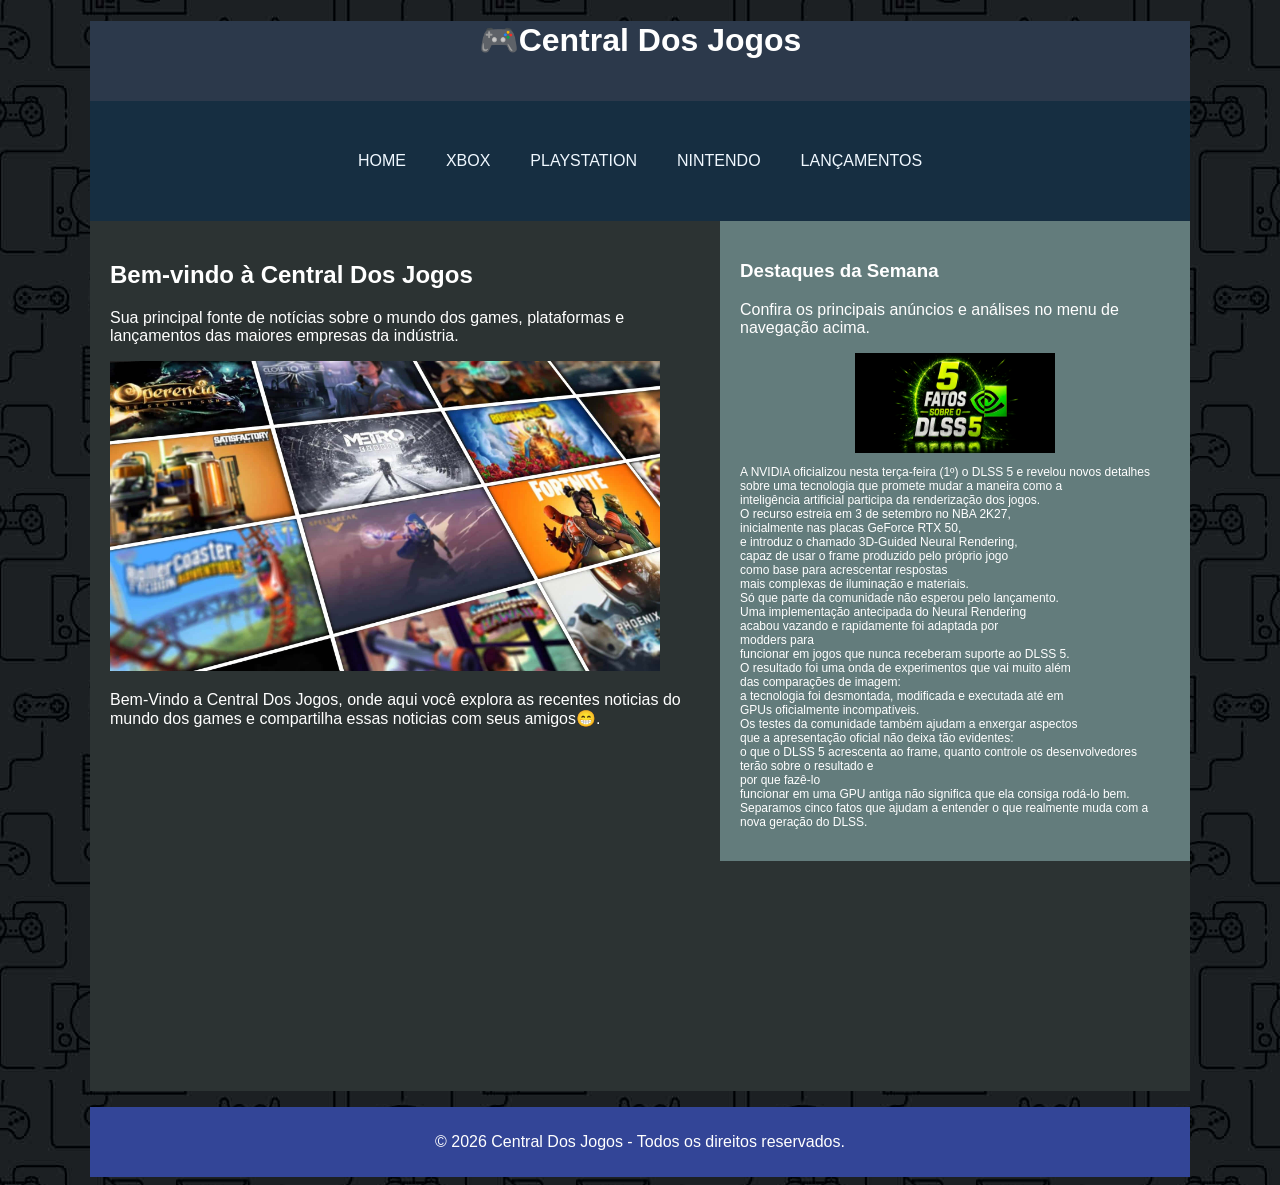
<file: AT1-Paginas-HTML/index.html>
<!DOCTYPE html>
<html lang="pt-BR">
<head>
    <meta charset="UTF-8">
    <meta name="viewport" content="width=device-width, initial-scale=1.0">
    <link rel="stylesheet" href="css/style.css">
    <title>HOME - Central Dos Jogos</title>
</head>
<body>
    <header>
        <h1>🎮Central Dos Jogos</h1>
    </header>
    <nav>
        <ul>
            <li><a href="index.html">HOME</a></li>
            <li><a href="Xbox.html">XBOX</a></li>
            <li><a href="Playstation.html">PLAYSTATION</a></li>
            <li><a href="Nintendo.html">NINTENDO</a></li>
            <li><a href="lançamentos.html">LANÇAMENTOS</a></li>
        </ul>
    </nav>
    <main>
        <section>
            <article>
                <h2>Bem-vindo à Central Dos Jogos</h2>
                <p>Sua principal fonte de notícias sobre o mundo dos games, plataformas e lançamentos das maiores empresas da indústria.</p>
                <img src="image/hom.jpg">
                <p>Bem-Vindo a Central Dos Jogos, onde aqui você explora as recentes noticias do mundo dos games e compartilha essas noticias com seus amigos😁.</p>
            </article>
        </section>
        <aside>
            <h3>Destaques da Semana</h3>
            <p>Confira os principais anúncios e análises no menu de navegação acima.</p>
            <img id="i1" src="image/DLSS5.jpg">
            <p id="i3">A NVIDIA oficializou nesta terça-feira (1º) o DLSS 5 e revelou novos detalhes
                <br>
                 sobre uma tecnologia que promete mudar a maneira como a 
                <br>
                inteligência artificial participa da renderização dos jogos.
                <br> O recurso estreia em 3 de setembro no NBA 2K27, 
                <br>
                inicialmente nas placas GeForce RTX 50, 
                <br>
                e introduz o chamado 3D-Guided Neural Rendering, 
                <br>
                capaz de usar o frame produzido pelo próprio jogo
                <br> 
                como base para acrescentar respostas
                <br>
                 mais complexas de iluminação e materiais.
                <br>
Só que parte da comunidade não esperou pelo lançamento. 
<br>
Uma implementação antecipada do Neural Rendering 
<br>
acabou vazando e rapidamente foi adaptada por 
<br>
modders para
<br> 
funcionar em jogos que nunca receberam suporte ao DLSS 5.
<br>
O resultado foi uma onda de experimentos que vai muito além 
<br>
das comparações de imagem:
<br>
 a tecnologia foi desmontada, modificada e executada até em 
 <br>
 GPUs oficialmente incompatíveis.
<br>
Os testes da comunidade também ajudam a enxergar aspectos
<br> que a apresentação oficial não deixa tão evidentes:
<br>
 o que o DLSS 5 acrescenta ao frame, quanto controle os desenvolvedores 
 <br>
 terão sobre o resultado e 
 <br>por que fazê-lo
 <br>
  funcionar em uma GPU antiga não significa que ela consiga rodá-lo bem. 
  <br>
Separamos cinco fatos que ajudam a entender o que realmente muda com a
<br> 
nova geração do DLSS.</p>
        </aside>
    </main>
    <footer>
        <p>&copy; 2026 Central Dos Jogos - Todos os direitos reservados.</p>
    </footer>
</body>
</html>
</file>
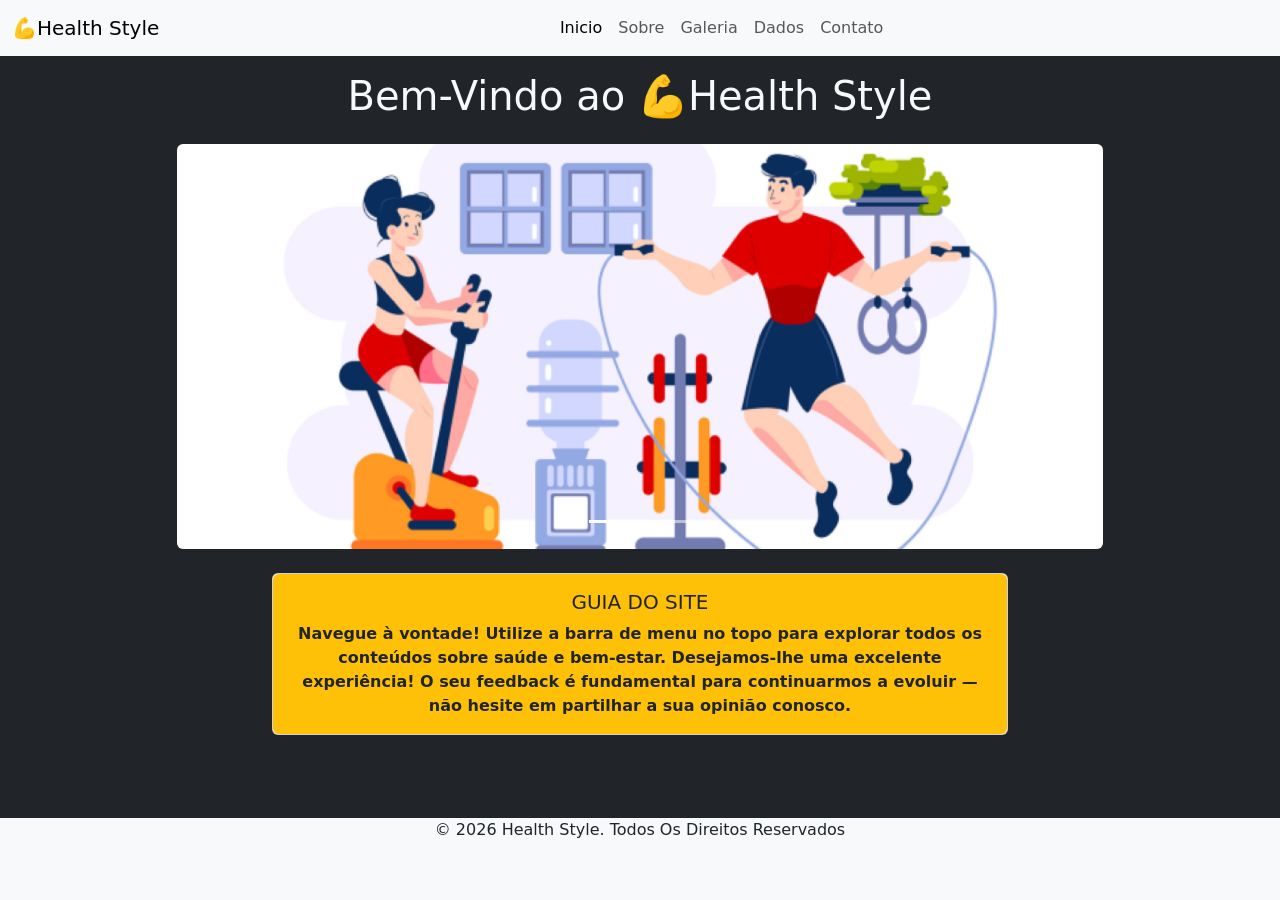
<file: AT4-Site-Multi-Paginas-Bootstrap/index.html>
<!DOCTYPE html>
<html lang="pt-BR">

<head>
  <meta charset="UTF-8">
  <meta name="viewport" content="width=device-width, initial-scale=1.0">
  <title>Health Style</title>
  <link rel="shortcut icon" href="image/icon.jfif" type="image/x-icon">
  <link href="https://cdn.jsdelivr.net/npm/bootstrap@5.2.3/dist/css/bootstrap.min.css" rel="stylesheet"
    integrity="sha384-rbsA2VBKQhggwzxH7pPCaAqO46MgnOM80zW1RWuH61DGLwZJEdK2Kadq2F9CUG65" crossorigin="anonymous">
  <link rel="stylesheet" href="css/style.css">
</head>

<body class="bg-dark d-flex flex-column min-vh-100">

  <nav class="navbar navbar-expand-lg bg-light">
    <div class="container-fluid">
      <a class="navbar-brand" href="index.html">💪Health Style</a>
      <button class="navbar-toggler" type="button" data-bs-toggle="collapse" data-bs-target="#navbarNavAltMarkup"
        aria-controls="navbarNavAltMarkup" aria-expanded="false" aria-label="Toggle navigation">
        <span class="navbar-toggler-icon"></span>
      </button>
      <div class="collapse navbar-collapse justify-content-center" id="navbarNavAltMarkup">
        <div class="navbar-nav">
          <a class="nav-link active" aria-current="page" href="index.html">Inicio</a>
          <a class="nav-link" href="sobre.html">Sobre</a>
          <a class="nav-link" href="galeria.html">Galeria</a>
          <a class="nav-link" href="dados.html">Dados</a>
          <a class="nav-link" href="contato.html">Contato</a>
        </div>
      </div>
    </div>
  </nav>

  <header class="text-light text-center py-3 px-2">
    <h1>Bem-Vindo ao 💪Health Style</h1>
  </header>

  <main class="container flex-grow-1 pb-4">
    <div class="row justify-content-center g-4">

      <div class="col-12 col-lg-10">
        <div id="carouselExampleInterval" class="carousel slide" data-bs-ride="carousel">
          <div class="carousel-indicators">
            <button type="button" data-bs-target="#carouselExampleInterval" data-bs-slide-to="0" class="active"
              aria-current="true" aria-label="Slide 1"></button>
            <button type="button" data-bs-target="#carouselExampleInterval" data-bs-slide-to="1"
              aria-label="Slide 2"></button>
            <button type="button" data-bs-target="#carouselExampleInterval" data-bs-slide-to="2"
              aria-label="Slide 3"></button>
          </div>
          <div class="carousel-inner rounded">
            <div class="carousel-item active" data-bs-interval="3000">
              <img src="image/fit.png" class="d-block w-100 carousel-img" alt="fitness">
            </div>
            <div class="carousel-item" data-bs-interval="3000">
              <img src="image/sono.jpg" class="d-block w-100 carousel-img" alt="Sono">
            </div>
            <div class="carousel-item" data-bs-interval="3000">
              <img src="image/qualidade.jpg" class="d-block w-100 carousel-img" alt="Qualidade de vida">
            </div>
          </div>
          <button class="carousel-control-prev" type="button" data-bs-target="#carouselExampleInterval"
            data-bs-slide="prev">
            <span class="carousel-control-prev-icon" aria-hidden="true"></span>
            <span class="visually-hidden">Anterior</span>
          </button>
          <button class="carousel-control-next" type="button" data-bs-target="#carouselExampleInterval"
            data-bs-slide="next">
            <span class="carousel-control-next-icon" aria-hidden="true"></span>
            <span class="visually-hidden">Próximo</span>
          </button>
        </div>
      </div>

      <div class="col-12 col-md-10 col-lg-8">
        <div class="card">
          <div class="card-body bg-warning rounded">
            <h5 class="card-title text-center">GUIA DO SITE</h5>
            <p class="card-text text-center"><strong>Navegue à vontade! Utilize a barra de menu no topo
                para explorar todos os conteúdos sobre saúde e bem-estar. Desejamos-lhe uma excelente experiência! O seu
                feedback é fundamental para continuarmos a evoluir — não hesite em partilhar a sua opinião
                conosco.</strong></p>
          </div>
        </div>
      </div>

    </div>
  </main>

  <footer class="card-body bg-light w-100">
    <p class="card-text text-center mb-0">&copy; 2026 Health Style. Todos Os Direitos Reservados</p>
  </footer>

  <script src="https://cdn.jsdelivr.net/npm/bootstrap@5.2.3/dist/js/bootstrap.bundle.min.js"
    integrity="sha384-kenU1KFdBIe4zVF0s0G1M5b4hcpxyD9F7jL+jjXkk+Q2h455rYXK/7HAuoJl+0I4"
    crossorigin="anonymous"></script>

</body>

</html>
</file>
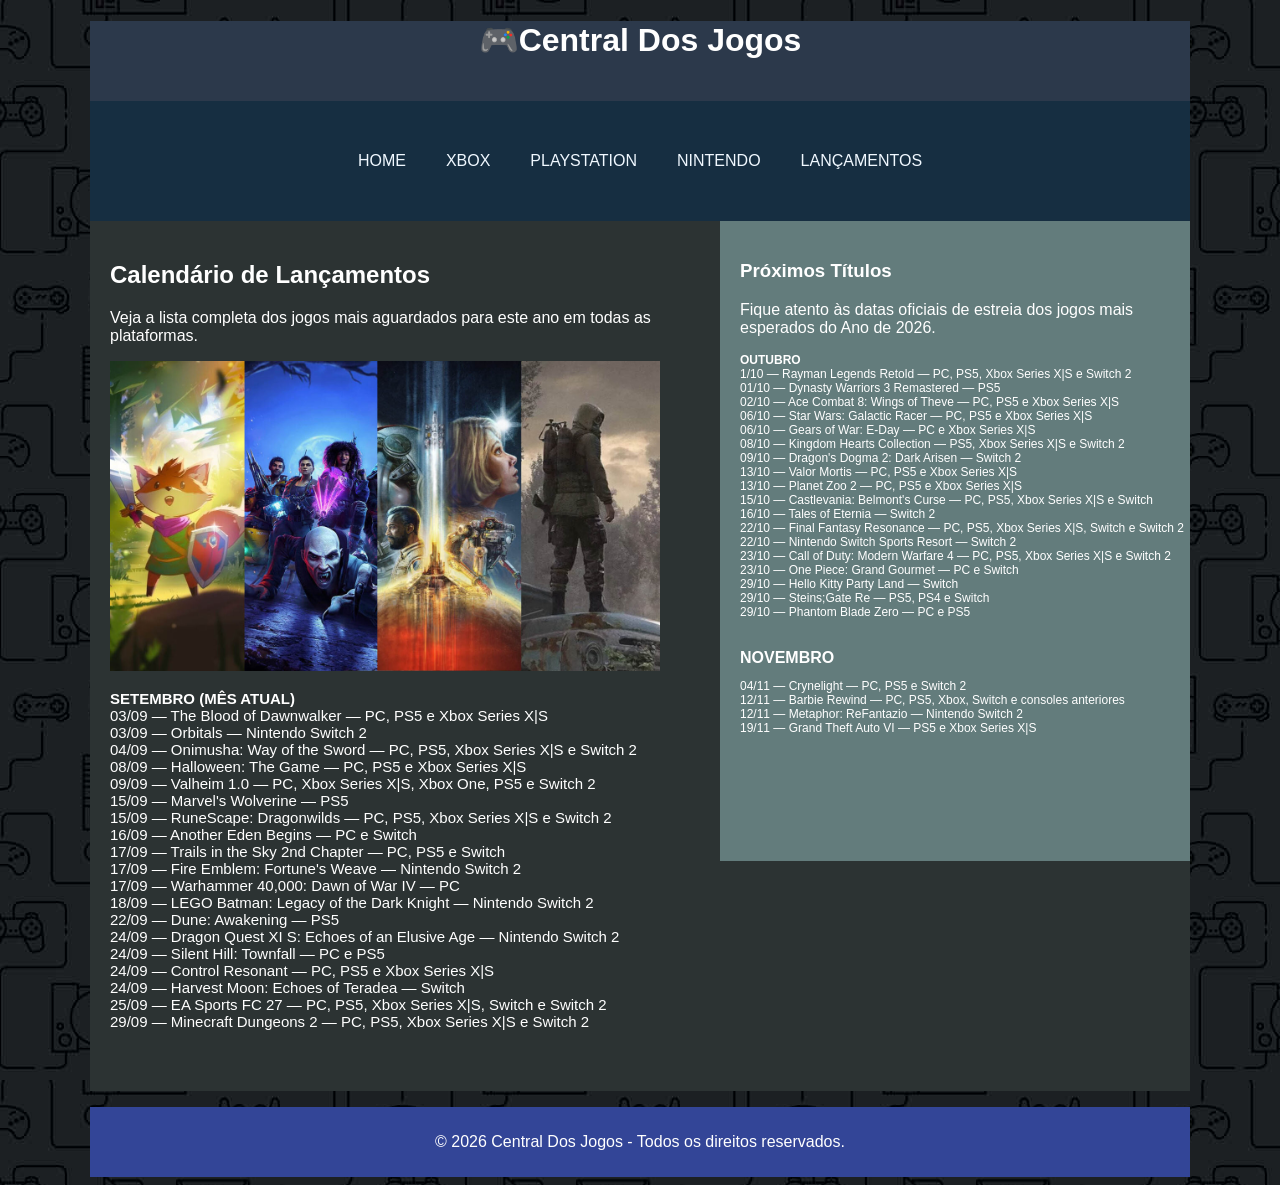
<file: AT1-Paginas-HTML/lançamentos.html>
<!DOCTYPE html>
<html lang="pt-BR">
<head>
    <meta charset="UTF-8">
    <meta name="viewport" content="width=device-width, initial-scale=1.0">
    <link rel="stylesheet" href="css/style.css">
    <title>Lançamentos - Central Dos Jogos</title>
</head>
<body>
    <header>
        <h1>🎮Central Dos Jogos</h1>
    </header>
    <nav>
        <ul>
            <li><a href="index.html">HOME</a></li>
            <li><a href="Xbox.html">XBOX</a></li>
            <li><a href="Playstation.html">PLAYSTATION</a></li>
            <li><a href="Nintendo.html">NINTENDO</a></li>
            <li><a href="lançamentos.html">LANÇAMENTOS</a></li>
        </ul>
    </nav>
    <main>
        <section>
            <article>
                <h2>Calendário de Lançamentos</h2>
                <p>Veja a lista completa dos jogos mais aguardados para este ano em todas as plataformas.</p>
                <img src="image/lanc.jpg" alt="Notícia Lançamentos JPG">
                <p id="i2">
                    <b>SETEMBRO (MÊS ATUAL)</b>
                    <br>
                    03/09 — The Blood of Dawnwalker — PC, PS5 e Xbox Series X|S
                    <br>
03/09 — Orbitals — Nintendo Switch 2
<br>
04/09 — Onimusha: Way of the Sword — PC, PS5, Xbox Series X|S e Switch 2
<br>
08/09 — Halloween: The Game — PC, PS5 e Xbox Series X|S
<br>
09/09 — Valheim 1.0 — PC, Xbox Series X|S, Xbox One, PS5 e Switch 2
<br>
15/09 — Marvel's Wolverine — PS5
<br>
15/09 — RuneScape: Dragonwilds — PC, PS5, Xbox Series X|S e Switch 2
<br>
16/09 — Another Eden Begins — PC e Switch
<br>
17/09 — Trails in the Sky 2nd Chapter — PC, PS5 e Switch
<br>
17/09 — Fire Emblem: Fortune's Weave — Nintendo Switch 2
<br>
17/09 — Warhammer 40,000: Dawn of War IV — PC
<br>
18/09 — LEGO Batman: Legacy of the Dark Knight — Nintendo Switch 2
<br>
22/09 — Dune: Awakening — PS5
<br>
24/09 — Dragon Quest XI S: Echoes of an Elusive Age — Nintendo Switch 2
<br>
24/09 — Silent Hill: Townfall — PC e PS5
<br>
24/09 — Control Resonant — PC, PS5 e Xbox Series X|S
<br>
24/09 — Harvest Moon: Echoes of Teradea — Switch
<br>
25/09 — EA Sports FC 27 — PC, PS5, Xbox Series X|S, Switch e Switch 2
<br>
29/09 — Minecraft Dungeons 2 — PC, PS5, Xbox Series X|S e Switch 2</p>
            </article>
        </section>
        <aside>
            <h3>Próximos Títulos</h3>
            <p>Fique atento às datas oficiais de estreia dos jogos mais esperados do Ano de 2026.</p>
            <p id="i3"> <b>OUTUBRO</b>
                <br>
                1/10 — Rayman Legends Retold — PC, PS5, Xbox Series X|S e Switch 2
                <br>
01/10 — Dynasty Warriors 3 Remastered — PS5
<br>
02/10 — Ace Combat 8: Wings of Theve — PC, PS5 e Xbox Series X|S
<br>
06/10 — Star Wars: Galactic Racer — PC, PS5 e Xbox Series X|S
<br>
06/10 — Gears of War: E-Day — PC e Xbox Series X|S
<br>
08/10 — Kingdom Hearts Collection — PS5, Xbox Series X|S e Switch 2
<br>
09/10 — Dragon's Dogma 2: Dark Arisen — Switch 2
<br>
13/10 — Valor Mortis — PC, PS5 e Xbox Series X|S
<br>
13/10 — Planet Zoo 2 — PC, PS5 e Xbox Series X|S
<br>
15/10 — Castlevania: Belmont's Curse — PC, PS5, Xbox Series X|S e Switch
<br>
16/10 — Tales of Eternia — Switch 2
<br>
22/10 — Final Fantasy Resonance — PC, PS5, Xbox Series X|S, Switch e Switch 2
<br>
22/10 — Nintendo Switch Sports Resort — Switch 2
<br>
23/10 — Call of Duty: Modern Warfare 4 — PC, PS5, Xbox Series X|S e Switch 2
<br>
23/10 — One Piece: Grand Gourmet — PC e Switch
<br>
29/10 — Hello Kitty Party Land — Switch
<br>
29/10 — Steins;Gate Re — PS5, PS4 e Switch
<br>
29/10 — Phantom Blade Zero — PC e PS5</p>
<br>
<b>NOVEMBRO</b>
<p id="i3"> 04/11 — Crynelight — PC, PS5 e Switch 2
    <br>
12/11 — Barbie Rewind — PC, PS5, Xbox, Switch e consoles anteriores
<br>
12/11 — Metaphor: ReFantazio — Nintendo Switch 2
<br>
19/11 — Grand Theft Auto VI — PS5 e Xbox Series X|S</p>
        </aside>
    </main>
    <footer>
        <p>&copy; 2026 Central Dos Jogos - Todos os direitos reservados.</p>
    </footer>
</body>
</html>
</file>
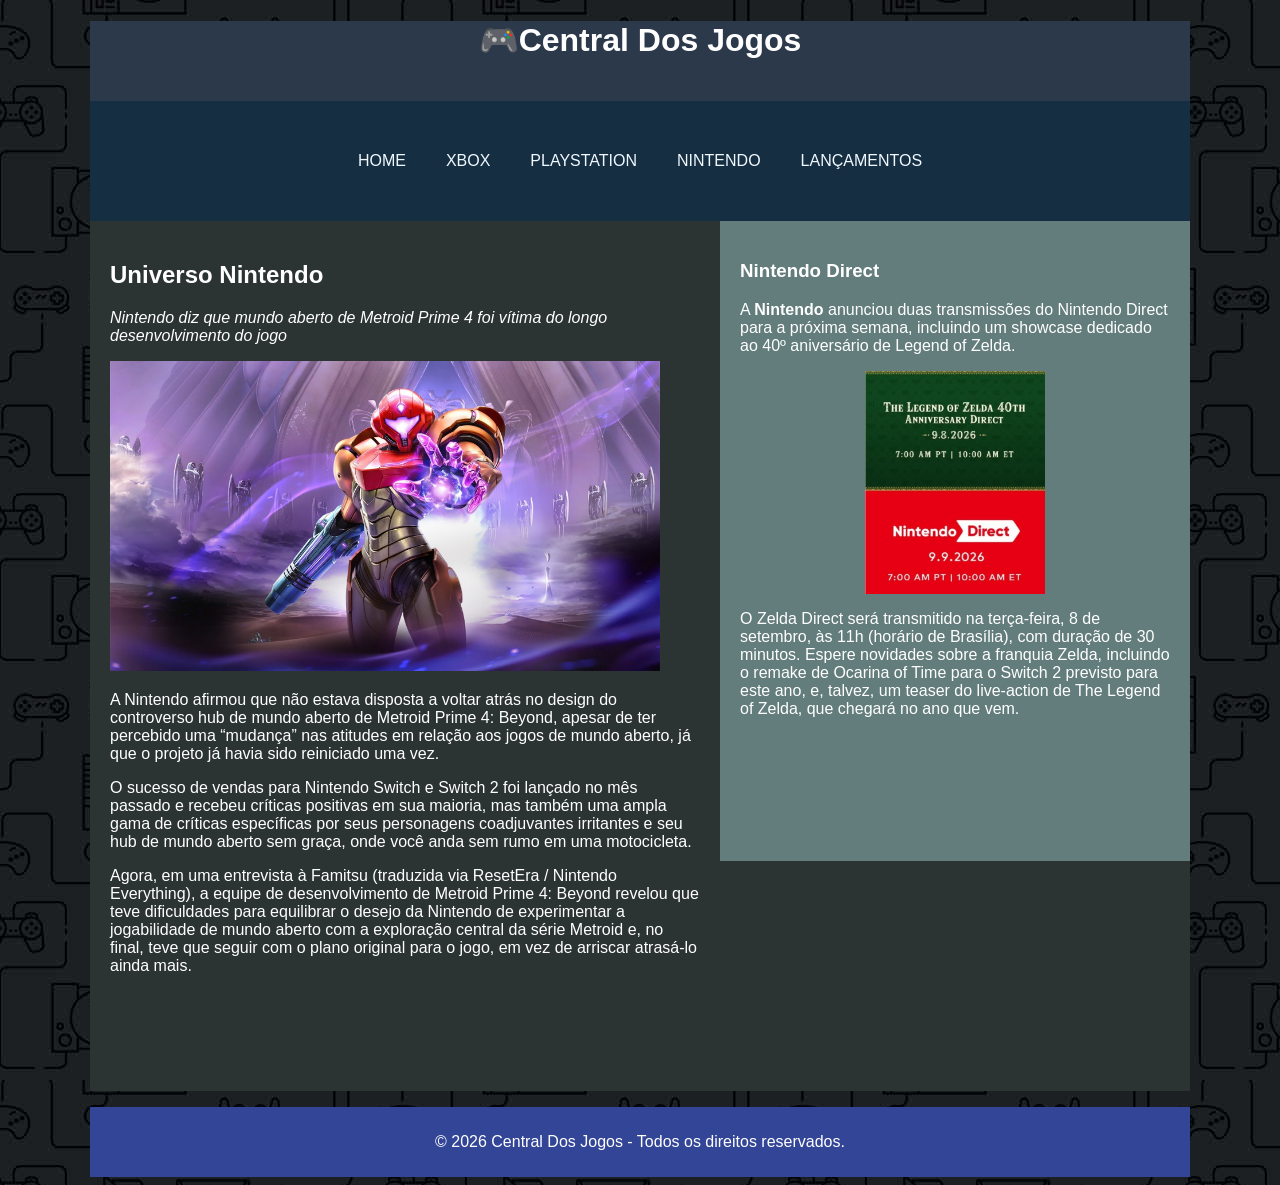
<file: AT1-Paginas-HTML/nintendo.html>
<!DOCTYPE html>
<html lang="pt-BR">
<head>
    <meta charset="UTF-8">
    <meta name="viewport" content="width=device-width, initial-scale=1.0">
    <link rel="stylesheet" href="css/style.css">
    <title>Nintendo - Central Dos Jogos</title>
</head>
<body>
    <header>
        <h1>🎮Central Dos Jogos</h1>
    </header>
    <nav>
        <ul>
            <li><a href="index.html">HOME</a></li>
            <li><a href="Xbox.html">XBOX</a></li>
            <li><a href="Playstation.html">PLAYSTATION</a></li>
            <li><a href="Nintendo.html">NINTENDO</a></li>
            <li><a href="lançamentos.html">LANÇAMENTOS</a></li>
        </ul>
    </nav>
    <main>
        <section>
            <article>
                <h2>Universo Nintendo</h2>
                <p><i>Nintendo diz que mundo aberto de Metroid Prime 4 foi vítima do longo desenvolvimento do jogo</i></p>
                 <img src="image/nin1.jpg" width="300">
                <p>A Nintendo afirmou que não estava disposta a voltar atrás no design do controverso hub de mundo aberto de Metroid Prime 4: Beyond, apesar de ter percebido uma “mudança” nas atitudes em relação aos jogos de mundo aberto, já que o projeto já havia sido reiniciado uma vez.</p>
                <p>O sucesso de vendas para Nintendo Switch e Switch 2 foi lançado no mês passado e recebeu críticas positivas em sua maioria, mas também uma ampla gama de críticas específicas por seus personagens coadjuvantes irritantes e seu hub de mundo aberto sem graça, onde você anda sem rumo em uma motocicleta.</p>
                <p>Agora, em uma entrevista à Famitsu (traduzida via ResetEra / Nintendo Everything), a equipe de desenvolvimento de Metroid Prime 4: Beyond revelou que teve dificuldades para equilibrar o desejo da Nintendo de experimentar a jogabilidade de mundo aberto com a exploração central da série Metroid e, no final, teve que seguir com o plano original para o jogo, em vez de arriscar atrasá-lo ainda mais.</p>
            </article>
        </section>
        <aside>
            <h3>Nintendo Direct</h3>
            <p><p>A <b>Nintendo</b> anunciou duas transmissões do Nintendo Direct para a próxima semana, incluindo um showcase dedicado ao 40º aniversário de Legend of Zelda.</p>
            <img id="i4" src="image/NIN.png">
                <p>O Zelda Direct será transmitido na terça-feira, 8 de setembro, às 11h (horário de Brasília), com duração de 30 minutos. Espere novidades sobre a franquia Zelda, incluindo o remake de Ocarina of Time para o Switch 2 previsto para este ano, e, talvez, um teaser do live-action de The Legend of Zelda, que chegará no ano que vem.</p></p>
        </aside>
    </main>
    <footer>
        <p>&copy; 2026 Central Dos Jogos - Todos os direitos reservados.</p>
    </footer>
</body>
</html>
</file>
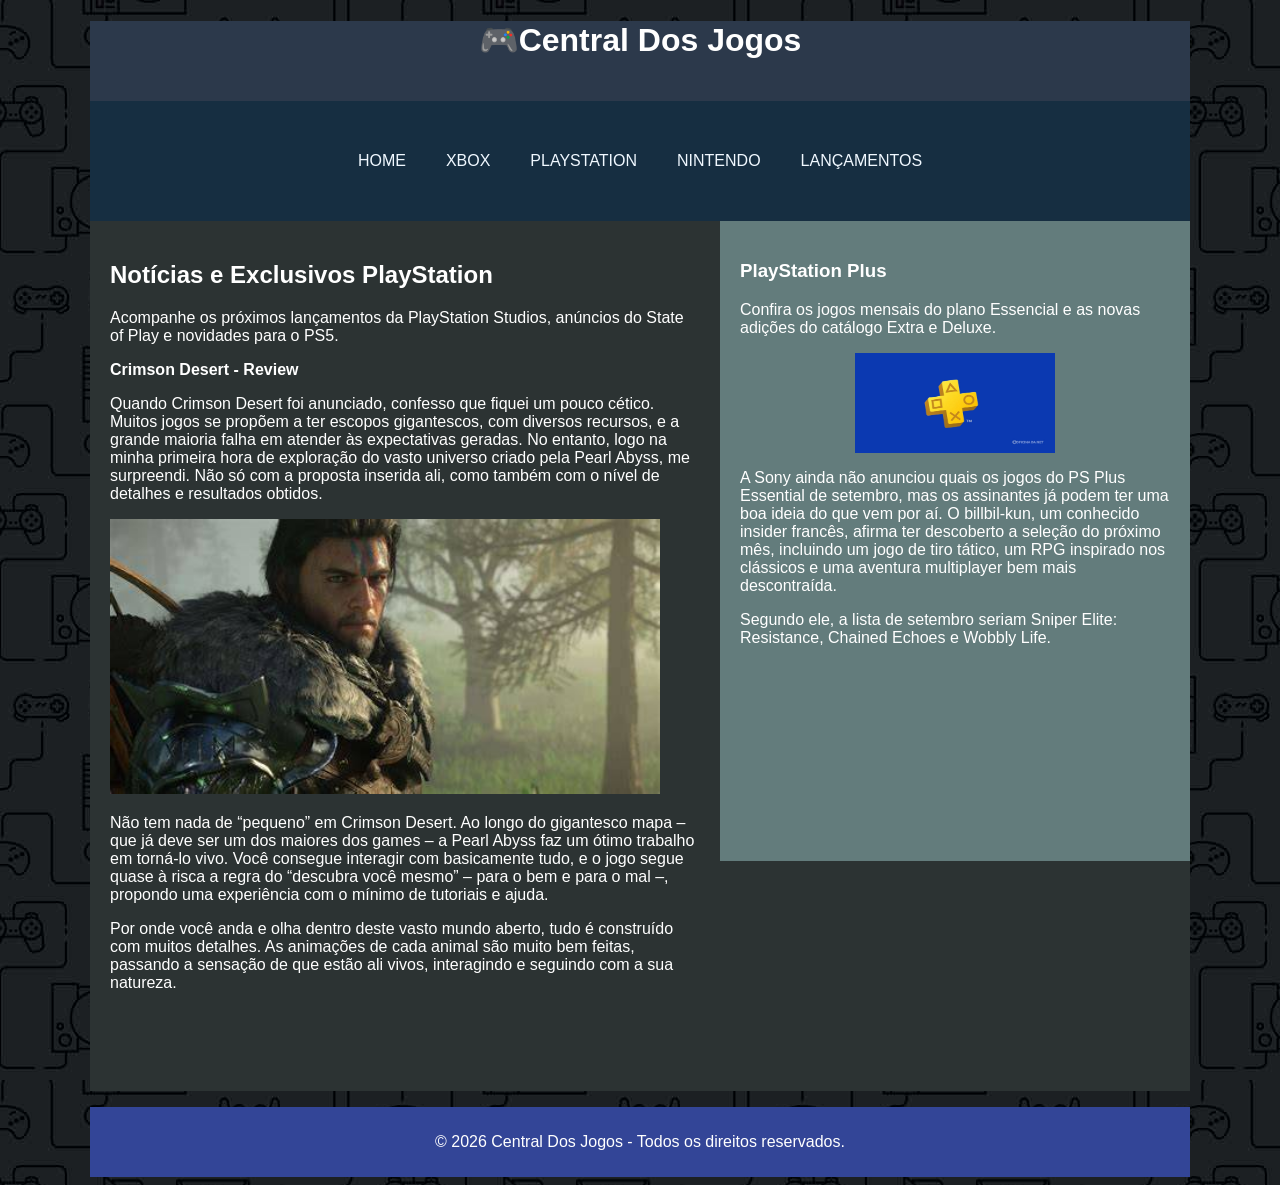
<file: AT1-Paginas-HTML/playstation.html>
<!DOCTYPE html>
<html lang="pt-BR">
<head>
    <meta charset="UTF-8">
    <meta name="viewport" content="width=device-width, initial-scale=1.0">
    <link rel="stylesheet" href="css/style.css">
    <title>PlayStation - Central Dos Jogos</title>
</head>
<body>
    <header>
        <h1>🎮Central Dos Jogos</h1>
    </header>
    <nav>
        <ul>
            <li><a href="index.html">HOME</a></li>
            <li><a href="Xbox.html">XBOX</a></li>
            <li><a href="Playstation.html">PLAYSTATION</a></li>
            <li><a href="Nintendo.html">NINTENDO</a></li>
            <li><a href="lançamentos.html">LANÇAMENTOS</a></li>
        </ul>
    </nav>
    <main>
        <section>
            <article>
                <h2>Notícias e Exclusivos PlayStation</h2>
                <p>Acompanhe os próximos lançamentos da PlayStation Studios, anúncios do State of Play e novidades para o PS5.</p>
                <p><b>Crimson Desert - Review</b></p>
                <p>Quando Crimson Desert foi anunciado, confesso que fiquei um pouco cético. Muitos jogos se propõem a ter escopos gigantescos, com diversos recursos, e a grande maioria falha em atender às expectativas geradas. No entanto, logo na minha primeira hora de exploração do vasto universo criado pela Pearl Abyss, me surpreendi. Não só com a proposta inserida ali, como também com o nível de detalhes e resultados obtidos.</p>
                <img src="image/p1.jfif">
                <p>Não tem nada de “pequeno” em Crimson Desert. Ao longo do gigantesco mapa – que já deve ser um dos maiores dos games – a Pearl Abyss faz um ótimo trabalho em torná-lo vivo. Você consegue interagir com basicamente tudo, e o jogo segue quase à risca a regra do “descubra você mesmo” – para o bem e para o mal –, propondo uma experiência com o mínimo de tutoriais e ajuda.</p>
                <p>Por onde você anda e olha dentro deste vasto mundo aberto, tudo é construído com muitos detalhes. As animações de cada animal são muito bem feitas, passando a sensação de que estão ali vivos, interagindo e seguindo com a sua natureza.</p>
        </section>
        <aside>
            <h3>PlayStation Plus</h3>
            <p>Confira os jogos mensais do plano Essencial e as novas adições do catálogo Extra e Deluxe.</p>
            <img id="i1" src="image/ps1.jpg">
            <p>A Sony ainda não anunciou quais os jogos do PS Plus Essential de setembro, mas os assinantes já podem ter uma boa ideia do que vem por aí. O billbil-kun, um conhecido insider francês, afirma ter descoberto a seleção do próximo mês, incluindo um jogo de tiro tático, um RPG inspirado nos clássicos e uma aventura multiplayer bem mais descontraída.</p>
            <p>Segundo ele, a lista de setembro seriam Sniper Elite: Resistance, Chained Echoes e Wobbly Life.</p>
        </aside>
    </main>
    <footer>
        <p>&copy; 2026 Central Dos Jogos - Todos os direitos reservados.</p>
    </footer>
</body>
</html>
</file>
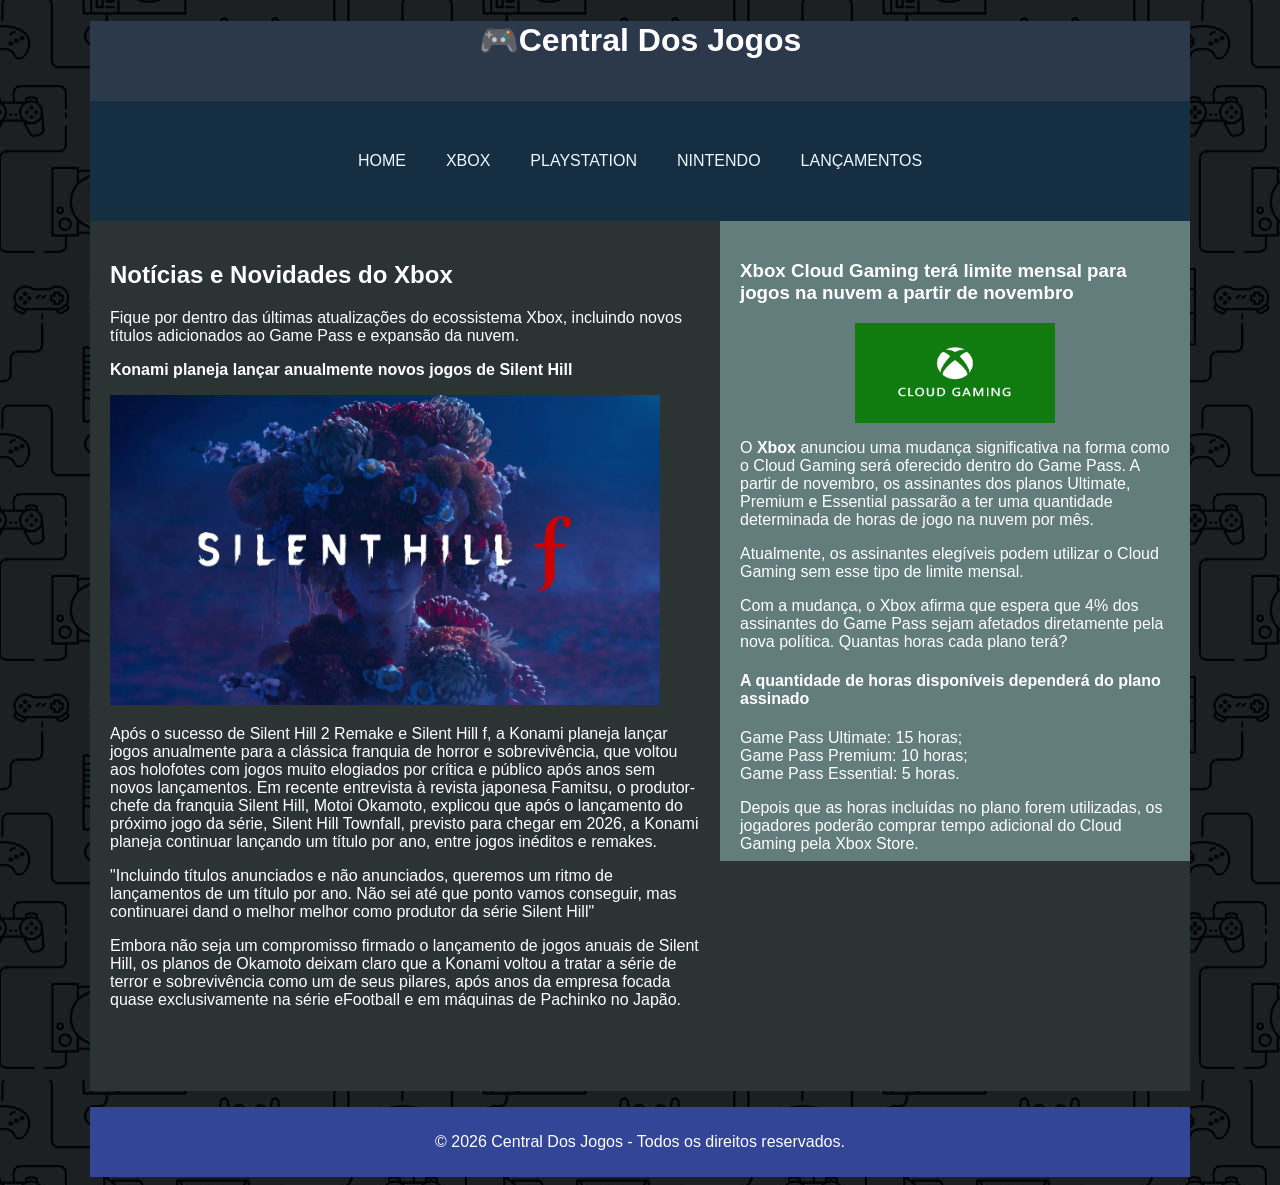
<file: AT1-Paginas-HTML/xbox.html>
<!DOCTYPE html>
<html lang="pt-BR">
<head>
    <meta charset="UTF-8">
    <meta name="viewport" content="width=device-width, initial-scale=1.0">
    <link rel="stylesheet" href="css/style.css">
    <title>Xbox - Central Dos Jogos</title>
</head>
<body>
    <header>
        <h1>🎮Central Dos Jogos</h1>
    </header>
    <nav>
        <ul>
            <li><a href="index.html">HOME</a></li>
            <li><a href="Xbox.html">XBOX</a></li>
            <li><a href="Playstation.html">PLAYSTATION</a></li>
            <li><a href="Nintendo.html">NINTENDO</a></li>
            <li><a href="lançamentos.html">LANÇAMENTOS</a></li>
        </ul>
    </nav>
    <main>
        <section>
            <article>
                <h2>Notícias e Novidades do Xbox</h2>
                <p>Fique por dentro das últimas atualizações do ecossistema Xbox, incluindo novos títulos adicionados ao Game Pass e expansão da nuvem.</p>
                <p><b>Konami planeja lançar anualmente novos jogos de Silent Hill</b></p>
                <img src="image/x1.jpg" alt="">
                <p>Após o sucesso de Silent Hill 2 Remake e Silent Hill f, a Konami planeja lançar jogos anualmente para a clássica franquia de horror e sobrevivência, que voltou aos holofotes com jogos muito elogiados por crítica e público após anos sem novos lançamentos. Em recente entrevista à revista japonesa Famitsu, o produtor-chefe da franquia Silent Hill, Motoi Okamoto, explicou que após o lançamento do próximo jogo da série, Silent Hill Townfall, previsto para chegar em 2026, a Konami planeja continuar lançando um título por ano, entre jogos inéditos e remakes.</p>
                <p>"Incluindo títulos anunciados e não anunciados, queremos um ritmo de lançamentos de um título por ano. Não sei até que ponto vamos conseguir, mas continuarei dand o melhor melhor como produtor da série Silent Hill"</p>
                <p>Embora não seja um compromisso firmado o lançamento de jogos anuais de Silent Hill, os planos de Okamoto deixam claro que a Konami voltou a tratar a série de terror e sobrevivência como um de seus pilares, após anos da empresa focada quase exclusivamente na série eFootball e em máquinas de Pachinko no Japão.</p>
            </article>
        </section>
        <aside>
            <h3>Xbox Cloud Gaming terá limite mensal para jogos na nuvem a partir de novembro</h3>
            <img id="i1" src="image/xb1.png" alt="">
            <p>O <b>Xbox</b> anunciou uma mudança significativa na forma como o Cloud Gaming será oferecido dentro do Game Pass. 
                A partir de novembro, os assinantes dos planos Ultimate, 
                Premium e Essential passarão a ter uma quantidade 
                determinada de horas de jogo na nuvem por mês.
                <br>
<p>Atualmente, os assinantes elegíveis podem utilizar o Cloud Gaming sem esse tipo de limite mensal.</p>
Com a mudança, o Xbox afirma que espera que 4% dos assinantes do Game Pass sejam afetados diretamente pela nova política.
Quantas horas cada plano terá?
<br>
<h4>A quantidade de horas disponíveis dependerá do plano assinado</h4>
Game Pass Ultimate: 15 horas;
<br>
Game Pass Premium: 10 horas;
<br>
Game Pass Essential: 5 horas.
<p>Depois que as horas incluídas no plano forem utilizadas, os jogadores poderão comprar tempo adicional do Cloud Gaming pela Xbox Store.</p>
        </aside>
    </main>
    <footer>
        <p>&copy; 2026 Central Dos Jogos - Todos os direitos reservados.</p>
    </footer>
</body>
</html>
</file>
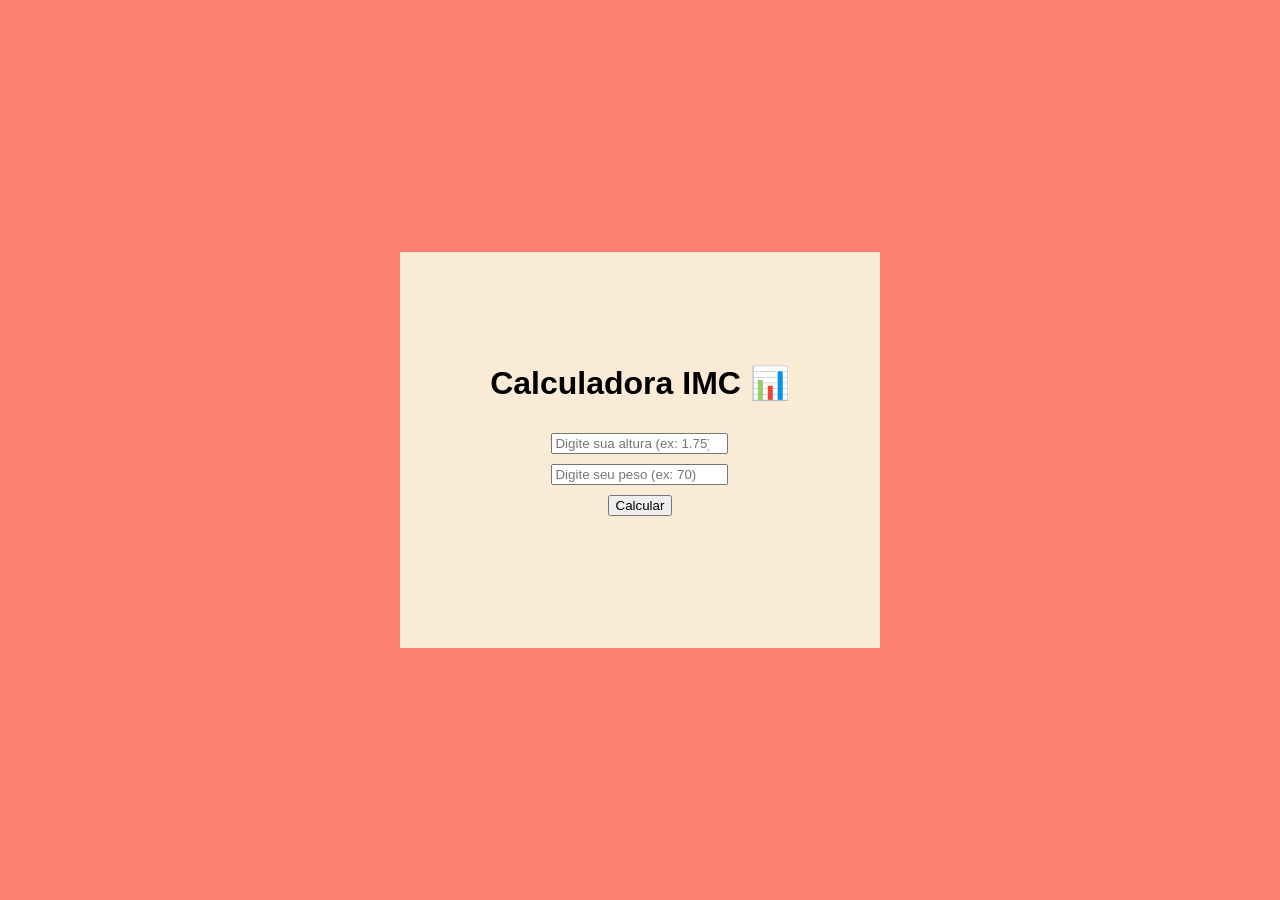
<file: AT3-Calculadora-IMC/atividade3.html>
<!DOCTYPE html>
<html lang="en">

<head>
    <meta charset="UTF-8">
    <meta name="viewport" content="width=device-width, initial-scale=1.0">
    <link rel="stylesheet" href="css/style.css">
    <title>IMC</title>
</head>

<body>
   <div class="container">
        <h1>Calculadora IMC 📊</h1>
        <input type="number" placeholder="Digite sua altura (ex: 1.75)" id="altura" step="0.01">
        <input type="number" placeholder="Digite seu peso (ex: 70)" id="peso" step="0.1">
        <button type="button" onclick="calcular()">Calcular</button>
        <p id="mensagem"></p>
    </div>

    <script>
        function calcular() {
            var peso = Number(document.getElementById("peso").value);
            var altura = Number(document.getElementById("altura").value);

            if (!peso || !altura || peso <= 0 || altura <= 0) {
                document.getElementById("mensagem").innerHTML = "Por favor, preencha todos os campos com valores válidos!";
                return;
            }

            var imc = peso / (altura * altura);
            var texto = "";

            if (imc < 18.5) {
                texto = `IMC: ${imc.toFixed(2)} - Abaixo do peso`;
            } else if (imc < 25.0) {
                texto = `IMC: ${imc.toFixed(2)} - Peso normal`;
            } else if (imc < 30.0) {
                texto = `IMC: ${imc.toFixed(2)} - Sobrepeso`;
            } else if (imc < 35.0) {
                texto = `IMC: ${imc.toFixed(2)} - Obesidade Grau 1`;
            } else if (imc < 40.0) {
                texto = `IMC: ${imc.toFixed(2)} - Obesidade Grau 2`;
            } else {
                texto = `IMC: ${imc.toFixed(2)} - Obesidade Grau 3`;
            }

            document.getElementById("mensagem").innerHTML = texto;
        }
    </script>
</body>

</html>
</file>
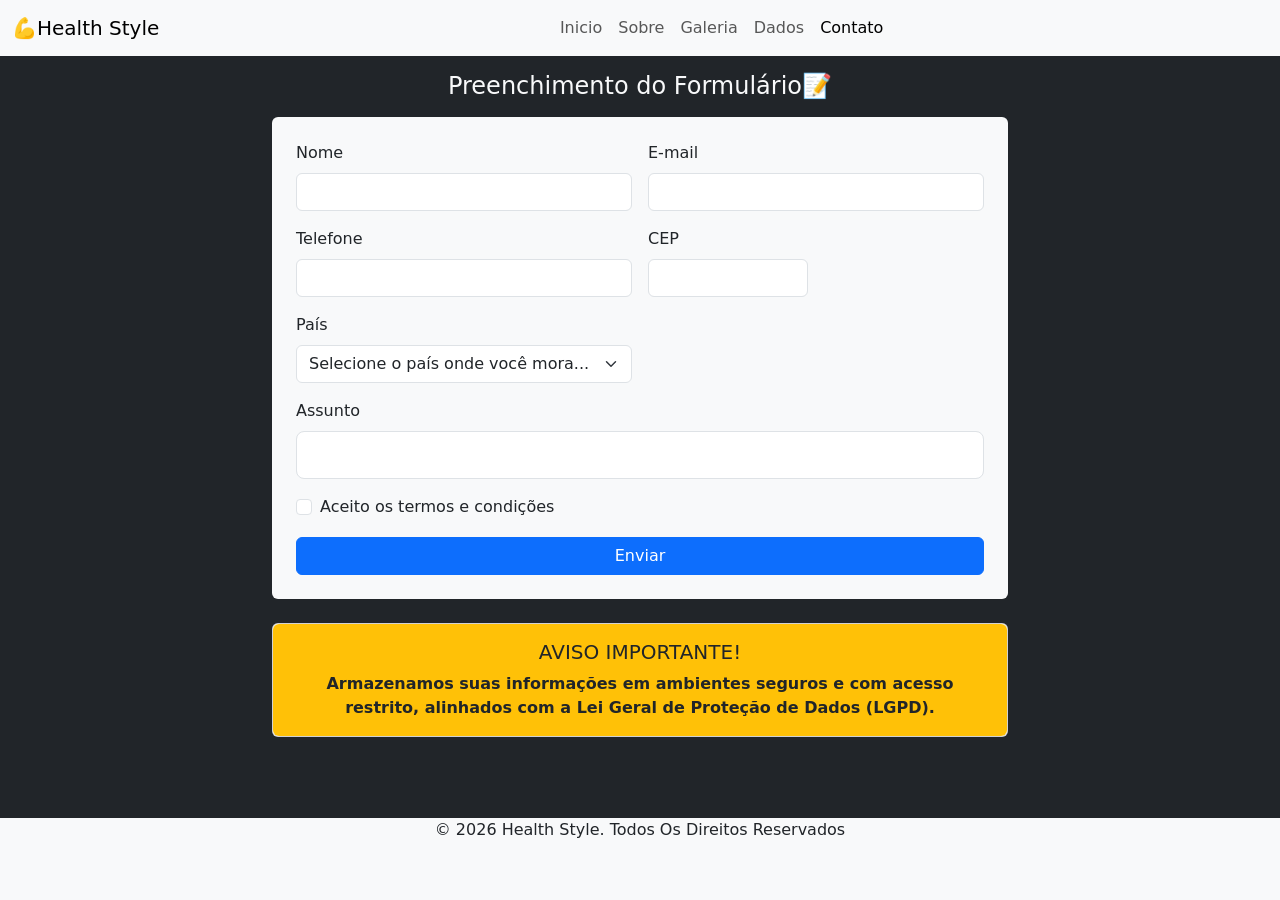
<file: AT4-Site-Multi-Paginas-Bootstrap/contato.html>
<!doctype html>
<html lang="pt-BR">

<head>
  <meta charset="utf-8">
  <meta name="viewport" content="width=device-width, initial-scale=1">
  <link rel="shortcut icon" href="image/icon.jfif" type="image/x-icon">
  <title>Health Style - Contato</title>
  <link href="https://cdn.jsdelivr.net/npm/bootstrap@5.2.3/dist/css/bootstrap.min.css" rel="stylesheet"
    integrity="sha384-rbsA2VBKQhggwzxH7pPCaAqO46MgnOM80zW1RWuH61DGLwZJEdK2Kadq2F9CUG65" crossorigin="anonymous">
  <link rel="stylesheet" href="css/style.css">
</head>

<body class="bg-dark d-flex flex-column min-vh-100">
  <nav class="navbar navbar-expand-lg bg-light">
    <div class="container-fluid">
      <a class="navbar-brand" href="index.html">💪Health Style</a>
      <button class="navbar-toggler" type="button" data-bs-toggle="collapse" data-bs-target="#navbarNavAltMarkup"
        aria-controls="navbarNavAltMarkup" aria-expanded="false" aria-label="Toggle navigation">
        <span class="navbar-toggler-icon"></span>
      </button>
      <div class="collapse navbar-collapse justify-content-center" id="navbarNavAltMarkup">
        <div class="navbar-nav">
          <a class="nav-link" href="index.html">Inicio</a>
          <a class="nav-link" href="sobre.html">Sobre</a>
          <a class="nav-link" href="galeria.html">Galeria</a>
          <a class="nav-link" href="dados.html">Dados</a>
          <a class="nav-link active" aria-current="page" href="contato.html">Contato</a>
        </div>
      </div>
    </div>
  </nav>

  <h4 class="text-center text-light py-3 mb-0">Preenchimento do Formulário📝</h4>

  <main class="container flex-grow-1 pb-4">
    <div class="row justify-content-center">
      <div class="col-12 col-md-10 col-lg-8">
        <div class="bg-light rounded p-3 p-md-4">
          <form class="row g-3">
            <div class="col-12 col-md-6">
              <label for="nome" class="form-label">Nome</label>
              <input type="text" class="form-control" id="nome" required>
            </div>
            <div class="col-12 col-md-6">
              <label for="email" class="form-label">E-mail</label>
              <input type="email" class="form-control" id="email" required>
            </div>
            <div class="col-12 col-md-6">
              <label for="telefone" class="form-label">Telefone</label>
              <input type="tel" class="form-control" id="telefone" required>
            </div>
            <div class="col-6 col-md-3">
              <label for="cep" class="form-label">CEP</label>
              <input type="text" class="form-control" id="cep" required>
            </div>
            <div class="col-12 col-md-6">
              <label for="pais" class="form-label">País</label>
              <select class="form-select" id="pais" required>
                <option selected disabled value="">Selecione o país onde você mora...</option>
                <option>Brasil</option>
                <option>Inglaterra</option>
                <option>Canadá</option>
                <option>Estados Unidos</option>
                <option>França</option>
                <option>Paises Baixos</option>
                <option>Argentina</option>
              </select>
            </div>
            <div class="col-12">
              <label for="assunto" class="form-label">Assunto</label>
              <input type="text" class="form-control form-control-lg" id="assunto" required>
            </div>
            <div class="col-12">
              <div class="form-check">
                <input class="form-check-input" type="checkbox" value="" id="termos" required>
                <label class="form-check-label" for="termos">
                  Aceito os termos e condições
                </label>
              </div>
            </div>
            <div class="col-12">
              <button class="btn btn-primary w-100 w-md-auto" type="submit">Enviar</button>
            </div>
          </form>
        </div>
      </div>
    </div>

    <div class="row justify-content-center mt-4">
      <div class="col-12 col-md-10 col-lg-8">
        <div class="card" id="aviso">
          <div class="card-body bg-warning rounded">
            <h5 class="card-title text-center">AVISO IMPORTANTE!</h5>
            <p class="card-text text-center"><strong>Armazenamos suas informações em ambientes seguros e com acesso
                restrito, alinhados com a Lei Geral de Proteção de Dados (LGPD).</strong></p>
          </div>
        </div>
      </div>
    </div>
  </main>

  <footer class="card-body bg-light w-100" id="foot1">
    <p class="card-text text-center mb-0">&copy; 2026 Health Style. Todos Os Direitos Reservados</p>
  </footer>

  <script src="https://cdn.jsdelivr.net/npm/bootstrap@5.2.3/dist/js/bootstrap.bundle.min.js"
    integrity="sha384-kenU1KFdBIe4zVF0s0G1M5b4hcpxyD9F7jL+jjXkk+Q2h455rYXK/7HAuoJl+0I4"
    crossorigin="anonymous"></script>
</body>

</html>
</file>
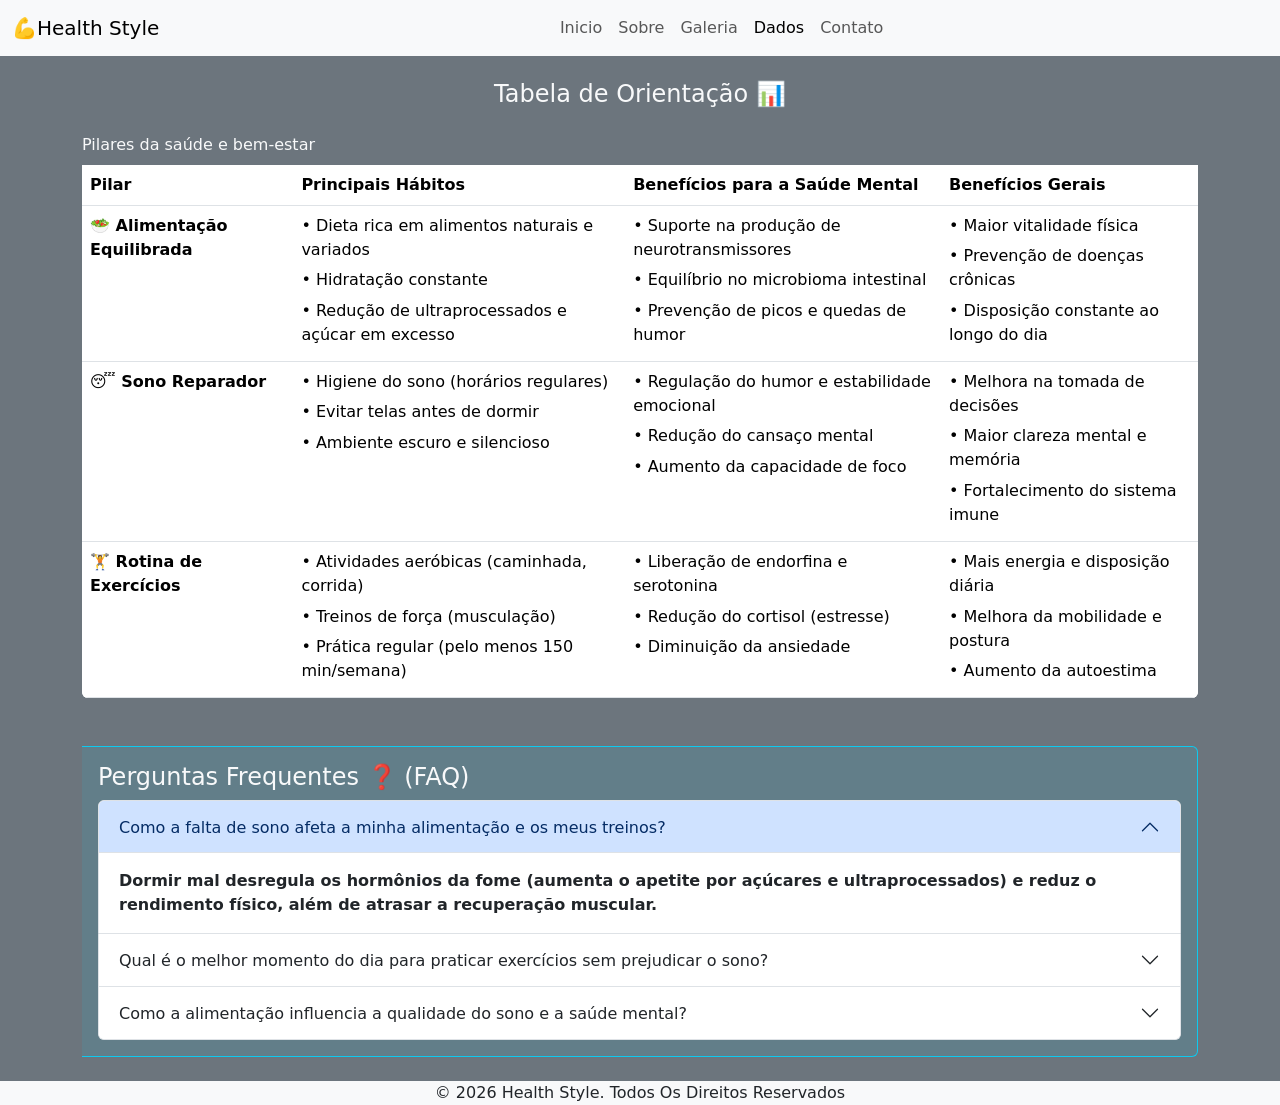
<file: AT4-Site-Multi-Paginas-Bootstrap/dados.html>
<!doctype html>
<html lang="pt-BR">

<head>
  <meta charset="utf-8">
  <meta name="viewport" content="width=device-width, initial-scale=1">
  <title>Health Style - Dados</title>
  <link rel="shortcut icon" href="image/icon.jfif" type="image/x-icon">
  <link href="https://cdn.jsdelivr.net/npm/bootstrap@5.2.3/dist/css/bootstrap.min.css" rel="stylesheet"
    integrity="sha384-rbsA2VBKQhggwzxH7pPCaAqO46MgnOM80zW1RWuH61DGLwZJEdK2Kadq2F9CUG65" crossorigin="anonymous">
  <link rel="stylesheet" href="css/style.css">
</head>

<body class="bg-secondary d-flex flex-column min-vh-100">
  <nav class="navbar navbar-expand-lg bg-light">
    <div class="container-fluid">
      <a class="navbar-brand" href="index.html">💪Health Style</a>
      <button class="navbar-toggler" type="button" data-bs-toggle="collapse" data-bs-target="#navbarNavAltMarkup"
        aria-controls="navbarNavAltMarkup" aria-expanded="false" aria-label="Toggle navigation">
        <span class="navbar-toggler-icon"></span>
      </button>
      <div class="collapse navbar-collapse justify-content-center" id="navbarNavAltMarkup">
        <div class="navbar-nav">
          <a class="nav-link" href="index.html">Inicio</a>
          <a class="nav-link" href="sobre.html">Sobre</a>
          <a class="nav-link" href="galeria.html">Galeria</a>
          <a class="nav-link active" aria-current="page" href="dados.html">Dados</a>
          <a class="nav-link" href="contato.html">Contato</a>
        </div>
      </div>
    </div>
  </nav>

  <main class="container-fluid container-lg flex-grow-1 py-4">
    <h4 class="text-light text-center mb-3">Tabela de Orientação 📊</h4>

    <div class="table-responsive rounded">
      <table class="table caption-top bg-light bg-gradient mb-0" id="table">
        <caption class="text-light">Pilares da saúde e bem-estar</caption>
        <thead>
          <tr>
            <th scope="col">Pilar</th>
            <th scope="col">Principais Hábitos</th>
            <th scope="col">Benefícios para a Saúde Mental</th>
            <th scope="col">Benefícios Gerais</th>
          </tr>
        </thead>
        <tbody>
          <tr>
            <th scope="row">🥗 Alimentação Equilibrada</th>
            <td>
              <p>• Dieta rica em alimentos naturais e variados</p>
              <p>• Hidratação constante</p>
              <p>• Redução de ultraprocessados e açúcar em excesso</p>
            </td>
            <td>
              <p>• Suporte na produção de neurotransmissores</p>
              <p>• Equilíbrio no microbioma intestinal</p>
              <p>• Prevenção de picos e quedas de humor</p>
            </td>
            <td>
              <p>• Maior vitalidade física</p>
              <p>• Prevenção de doenças crônicas</p>
              <p>• Disposição constante ao longo do dia</p>
            </td>
          </tr>
          <tr>
            <th scope="row">😴 Sono Reparador</th>
            <td>
              <p>• Higiene do sono (horários regulares)</p>
              <p>• Evitar telas antes de dormir</p>
              <p>• Ambiente escuro e silencioso</p>
            </td>
            <td>
              <p>• Regulação do humor e estabilidade emocional</p>
              <p>• Redução do cansaço mental</p>
              <p>• Aumento da capacidade de foco</p>
            </td>
            <td>
              <p>• Melhora na tomada de decisões</p>
              <p>• Maior clareza mental e memória</p>
              <p>• Fortalecimento do sistema imune</p>
            </td>
          </tr>
          <tr>
            <th scope="row">🏋️ Rotina de Exercícios</th>
            <td>
              <p>• Atividades aeróbicas (caminhada, corrida)</p>
              <p>• Treinos de força (musculação)</p>
              <p>• Prática regular (pelo menos 150 min/semana)</p>
            </td>
            <td>
              <p>• Liberação de endorfina e serotonina</p>
              <p>• Redução do cortisol (estresse)</p>
              <p>• Diminuição da ansiedade</p>
            </td>
            <td>
              <p>• Mais energia e disposição diária</p>
              <p>• Melhora da mobilidade e postura</p>
              <p>• Aumento da autoestima</p>
            </td>
          </tr>
        </tbody>
      </table>
    </div>

    <div class="p-3 mt-5 bg-info bg-opacity-10 border border-info border-start-0 rounded-end">
      <h4 id="pergunta" class="text-light">Perguntas Frequentes ❓ (FAQ)</h4>
      <div class="accordion" id="accordionExample">
        <div class="accordion-item">
          <h2 class="accordion-header" id="headingOne">
            <button class="accordion-button" type="button" data-bs-toggle="collapse" data-bs-target="#collapseOne"
              aria-expanded="true" aria-controls="collapseOne">
              Como a falta de sono afeta a minha alimentação e os meus treinos?
            </button>
          </h2>
          <div id="collapseOne" class="accordion-collapse collapse show" aria-labelledby="headingOne"
            data-bs-parent="#accordionExample">
            <div class="accordion-body">
              <strong>Dormir mal desregula os hormônios da fome (aumenta o apetite por açúcares e ultraprocessados) e
                reduz o rendimento físico, além de atrasar a recuperação muscular.</strong>
            </div>
          </div>
        </div>
        <div class="accordion-item">
          <h2 class="accordion-header" id="headingTwo">
            <button class="accordion-button collapsed" type="button" data-bs-toggle="collapse"
              data-bs-target="#collapseTwo" aria-expanded="false" aria-controls="collapseTwo">
              Qual é o melhor momento do dia para praticar exercícios sem prejudicar o sono?
            </button>
          </h2>
          <div id="collapseTwo" class="accordion-collapse collapse" aria-labelledby="headingTwo"
            data-bs-parent="#accordionExample">
            <div class="accordion-body">
              <strong>Atividades moderadas a intensas são ideais pela manhã ou à tarde. Evite treinos muito pesados até
                2 horas antes de deitar, pois a elevação da adrenalina e da temperatura corporal pode dificultar o
                adormecer.</strong>
            </div>
          </div>
        </div>
        <div class="accordion-item">
          <h2 class="accordion-header" id="headingThree">
            <button class="accordion-button collapsed" type="button" data-bs-toggle="collapse"
              data-bs-target="#collapseThree" aria-expanded="false" aria-controls="collapseThree">
              Como a alimentação influencia a qualidade do sono e a saúde mental?
            </button>
          </h2>
          <div id="collapseThree" class="accordion-collapse collapse" aria-labelledby="headingThree"
            data-bs-parent="#accordionExample">
            <div class="accordion-body">
              <strong>Refeições muito pesadas ou ricas em açúcares à noite atrapalham a digestão e o sono profundo. Como
                a maior parte da serotonina é produzida no intestino, comer bem melhora a qualidade do descanso e a
                regulação do humor.</strong>
            </div>
          </div>
        </div>
      </div>
    </div>
  </main>

  <footer class="card-body bg-light w-100" id="foot1">
    <p class="card-text text-center mb-0">&copy; 2026 Health Style. Todos Os Direitos Reservados</p>
  </footer>

  <script src="https://cdn.jsdelivr.net/npm/bootstrap@5.2.3/dist/js/bootstrap.bundle.min.js"
    integrity="sha384-kenU1KFdBIe4zVF0s0G1M5b4hcpxyD9F7jL+jjXkk+Q2h455rYXK/7HAuoJl+0I4"
    crossorigin="anonymous"></script>
</body>

</html>
</file>
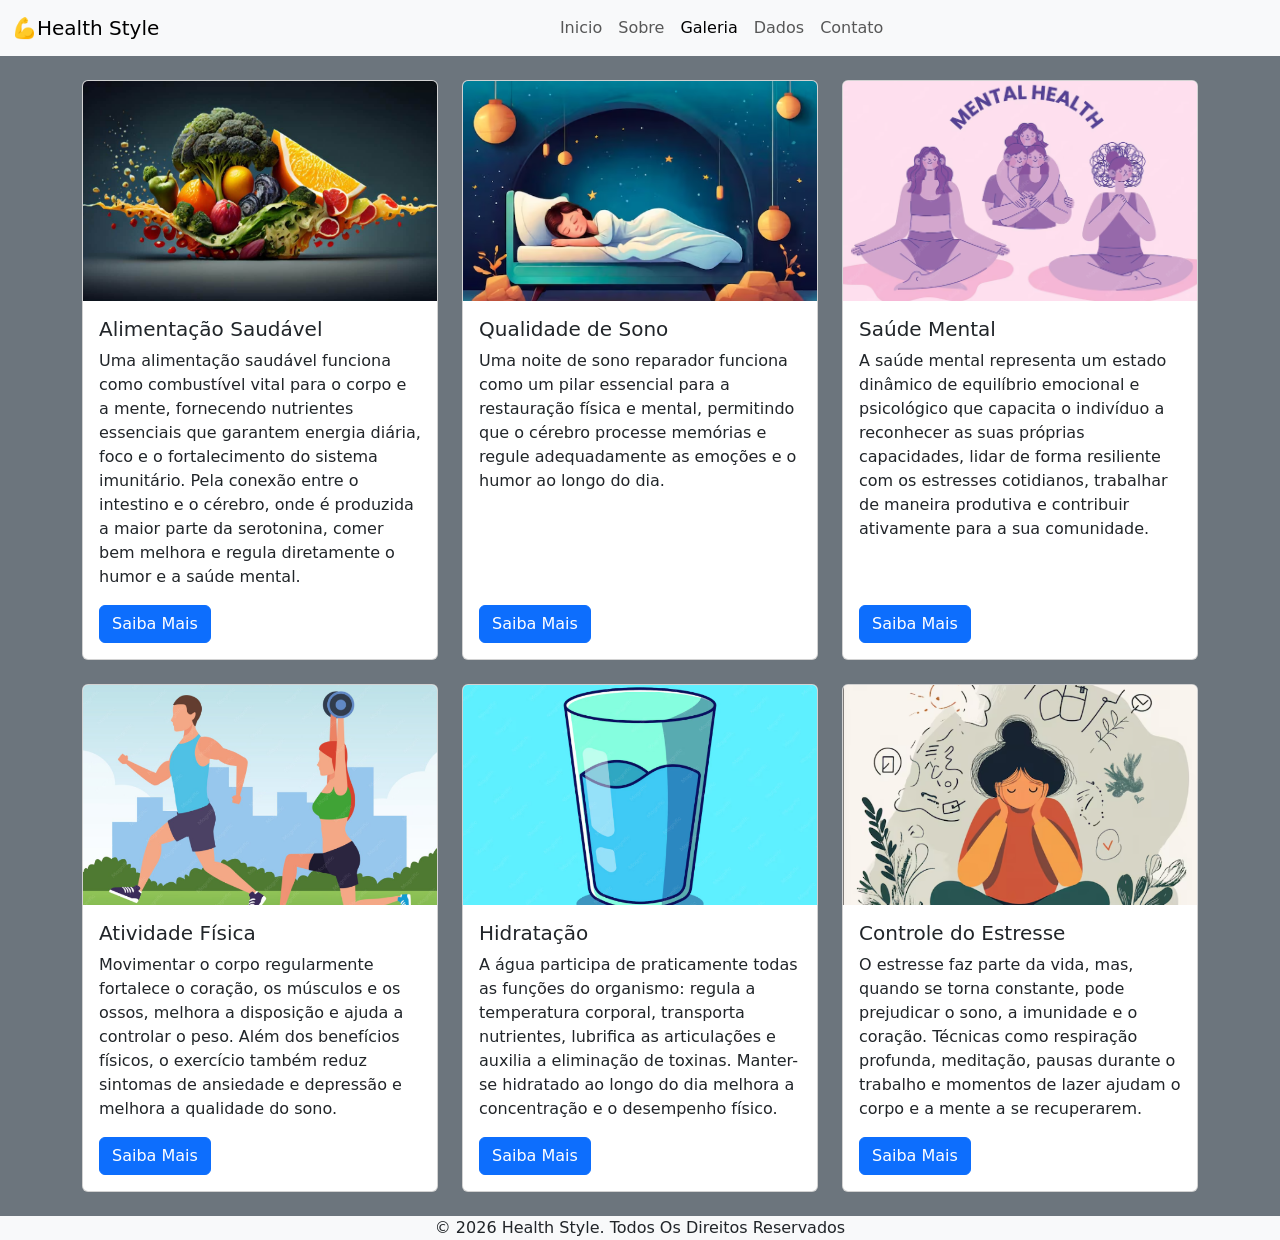
<file: AT4-Site-Multi-Paginas-Bootstrap/galeria.html>
<!doctype html>
<html lang="pt-BR">

<head>
  <meta charset="utf-8">
  <meta name="viewport" content="width=device-width, initial-scale=1">
  <title>Health Style - Galeria</title>
  <link rel="shortcut icon" href="image/icon.jfif" type="image/x-icon">
  <link href="https://cdn.jsdelivr.net/npm/bootstrap@5.2.3/dist/css/bootstrap.min.css" rel="stylesheet"
    integrity="sha384-rbsA2VBKQhggwzxH7pPCaAqO46MgnOM80zW1RWuH61DGLwZJEdK2Kadq2F9CUG65" crossorigin="anonymous">
  <link rel="stylesheet" href="css/style.css">
</head>

<body class="bg-secondary d-flex flex-column min-vh-100">
  <nav class="navbar navbar-expand-lg bg-light">
    <div class="container-fluid">
      <a class="navbar-brand" href="index.html">💪Health Style</a>
      <button class="navbar-toggler" type="button" data-bs-toggle="collapse" data-bs-target="#navbarNavAltMarkup"
        aria-controls="navbarNavAltMarkup" aria-expanded="false" aria-label="Toggle navigation">
        <span class="navbar-toggler-icon"></span>
      </button>
      <div class="collapse navbar-collapse justify-content-center" id="navbarNavAltMarkup">
        <div class="navbar-nav">
          <a class="nav-link" href="index.html">Inicio</a>
          <a class="nav-link" href="sobre.html">Sobre</a>
          <a class="nav-link active" aria-current="page" href="galeria.html">Galeria</a>
          <a class="nav-link" href="dados.html">Dados</a>
          <a class="nav-link" href="contato.html">Contato</a>
        </div>
      </div>
    </div>
  </nav>

  <main class="container flex-grow-1 py-4">

    <div class="row row-cols-1 row-cols-sm-2 row-cols-lg-3 g-4">

      <!-- Card 1: Alimentação -->
      <div class="col">
        <div class="card h-100">
          <img src="image/frutas.jpeg" class="card-img-top gallery-img" alt="Frutas">
          <div class="card-body d-flex flex-column">
            <h5 class="card-title">Alimentação Saudável</h5>
            <p class="card-text">Uma alimentação saudável funciona como combustível vital para o corpo e a
              mente, fornecendo nutrientes essenciais que garantem energia diária, foco e o
              fortalecimento do sistema imunitário. Pela conexão entre o intestino e o cérebro, onde é
              produzida a maior parte da serotonina, comer bem melhora e regula diretamente o humor e a
              saúde mental.</p>
            <button type="button" class="btn btn-primary mt-auto align-self-start" data-bs-toggle="modal"
              data-bs-target="#modalAlimentacao">Saiba Mais</button>
          </div>
        </div>
      </div>

      <!-- Card 2: Sono -->
      <div class="col">
        <div class="card h-100">
          <img src="image/sono1.png" class="card-img-top gallery-img" alt="Qualidade de sono">
          <div class="card-body d-flex flex-column">
            <h5 class="card-title">Qualidade de Sono</h5>
            <p class="card-text">Uma noite de sono reparador funciona como um pilar essencial para a
              restauração física e mental, permitindo que o cérebro processe memórias e regule
              adequadamente as emoções e o humor ao longo do dia.</p>
            <button type="button" class="btn btn-primary mt-auto align-self-start" data-bs-toggle="modal"
              data-bs-target="#modalSono">Saiba Mais</button>
          </div>
        </div>
      </div>

      <!-- Card 3: Saúde Mental -->
      <div class="col">
        <div class="card h-100">
          <img src="image/mental.png" class="card-img-top gallery-img" alt="Saúde Mental" id="mental">
          <div class="card-body d-flex flex-column">
            <h5 class="card-title">Saúde Mental</h5>
            <p class="card-text">A saúde mental representa um estado dinâmico de equilíbrio emocional e
              psicológico que capacita o indivíduo a reconhecer as suas próprias capacidades, lidar de
              forma resiliente com os estresses cotidianos, trabalhar de maneira produtiva e contribuir
              ativamente para a sua comunidade.</p>
            <button type="button" class="btn btn-primary mt-auto align-self-start" data-bs-toggle="modal"
              data-bs-target="#modalMental">Saiba Mais</button>
          </div>
        </div>
      </div>

      <!-- Card 4: Atividade Física -->
      <div class="col">
        <div class="card h-100">
          <img src="image/treino.png" class="card-img-top gallery-img" alt="Pessoas praticando atividade física">
          <div class="card-body d-flex flex-column">
            <h5 class="card-title">Atividade Física</h5>
            <p class="card-text">Movimentar o corpo regularmente fortalece o coração, os músculos e os
              ossos, melhora a disposição e ajuda a controlar o peso. Além dos benefícios físicos, o
              exercício também reduz sintomas de ansiedade e depressão e melhora a qualidade do sono.</p>
            <button type="button" class="btn btn-primary mt-auto align-self-start" data-bs-toggle="modal"
              data-bs-target="#modalExercicio">Saiba Mais</button>
          </div>
        </div>
      </div>

      <!-- Card 5: Hidratação -->
      <div class="col">
        <div class="card h-100">
          <img src="image/copo.png" class="card-img-top gallery-img" alt="Copo com água">
          <div class="card-body d-flex flex-column">
            <h5 class="card-title">Hidratação</h5>
            <p class="card-text">A água participa de praticamente todas as funções do organismo: regula a
              temperatura corporal, transporta nutrientes, lubrifica as articulações e auxilia a
              eliminação de toxinas. Manter-se hidratado ao longo do dia melhora a concentração e o
              desempenho físico.</p>
            <button type="button" class="btn btn-primary mt-auto align-self-start" data-bs-toggle="modal"
              data-bs-target="#modalHidratacao">Saiba Mais</button>
          </div>
        </div>
      </div>

      <!-- Card 6: Estresse -->
      <div class="col">
        <div class="card h-100">
          <img src="image/estresse.png" class="card-img-top gallery-img" alt="Pessoa meditando">
          <div class="card-body d-flex flex-column">
            <h5 class="card-title">Controle do Estresse</h5>
            <p class="card-text">O estresse faz parte da vida, mas, quando se torna constante, pode
              prejudicar o sono, a imunidade e o coração. Técnicas como respiração profunda, meditação,
              pausas durante o trabalho e momentos de lazer ajudam o corpo e a mente a se recuperarem.</p>
            <button type="button" class="btn btn-primary mt-auto align-self-start" data-bs-toggle="modal"
              data-bs-target="#modalEstresse">Saiba Mais</button>
          </div>
        </div>
      </div>

    </div>
  </main>

  <!-- Modal 1: Alimentação -->
  <div class="modal fade" id="modalAlimentacao" tabindex="-1" aria-labelledby="modalAlimentacaoLabel"
    aria-hidden="true">
    <div class="modal-dialog modal-dialog-centered modal-dialog-scrollable">
      <div class="modal-content">
        <div class="modal-header">
          <h1 class="modal-title fs-5" id="modalAlimentacaoLabel">Alimentação Saudável</h1>
          <button type="button" class="btn-close" data-bs-dismiss="modal" aria-label="Fechar"></button>
        </div>
        <div class="modal-body">
          <p>Cerca de 90% da serotonina do corpo — o neurotransmissor essencial para a regulação do humor e
            do bem-estar — é produzida no trato gastrointestinal, o que torna a saúde da microbiota
            intestinal e a qualidade dos alimentos ingeridos fundamentais para o nosso equilíbrio
            emocional.</p>
        </div>
        <div class="modal-footer">
          <button type="button" class="btn btn-secondary" data-bs-dismiss="modal">Fechar</button>
        </div>
      </div>
    </div>
  </div>

  <!-- Modal 2: Sono -->
  <div class="modal fade" id="modalSono" tabindex="-1" aria-labelledby="modalSonoLabel" aria-hidden="true">
    <div class="modal-dialog modal-dialog-centered modal-dialog-scrollable">
      <div class="modal-content">
        <div class="modal-header">
          <h1 class="modal-title fs-5" id="modalSonoLabel">Qualidade de Sono</h1>
          <button type="button" class="btn-close" data-bs-dismiss="modal" aria-label="Fechar"></button>
        </div>
        <div class="modal-body">
          <p>Durante o sono profundo, o cérebro ativa um sistema de drenagem exclusivo chamado sistema
            glinfático, que funciona como uma verdadeira "faxina noturna" para eliminar resíduos tóxicos e
            metabólitos acumulados ao longo de todo o dia de atividade cerebral.</p>
        </div>
        <div class="modal-footer">
          <button type="button" class="btn btn-secondary" data-bs-dismiss="modal">Fechar</button>
        </div>
      </div>
    </div>
  </div>

  <!-- Modal 3: Saúde Mental -->
  <div class="modal fade" id="modalMental" data-bs-backdrop="static" data-bs-keyboard="false" tabindex="-1"
    aria-labelledby="modalMentalLabel" aria-hidden="true">
    <div class="modal-dialog modal-dialog-centered modal-dialog-scrollable">
      <div class="modal-content">
        <div class="modal-header">
          <h1 class="modal-title fs-5" id="modalMentalLabel">Saúde Mental</h1>
          <button type="button" class="btn-close" data-bs-dismiss="modal" aria-label="Fechar"></button>
        </div>
        <div class="modal-body">
          <p>O cérebro humano consome cerca de 20% de toda a energia e oxigênio do corpo, apesar de
            representar apenas 2% da nossa massa corporal, sendo que a sua saúde e resiliência emocional
            dependem diretamente de como essa enorme demanda energética é suprida e regulada no dia a dia.
          </p>
        </div>
        <div class="modal-footer">
          <button type="button" class="btn btn-secondary" data-bs-dismiss="modal">Fechar</button>
        </div>
      </div>
    </div>
  </div>

  <!-- Modal 4: Atividade Física -->
  <div class="modal fade" id="modalExercicio" tabindex="-1" aria-labelledby="modalExercicioLabel"
    aria-hidden="true">
    <div class="modal-dialog modal-dialog-centered modal-dialog-scrollable">
      <div class="modal-content">
        <div class="modal-header">
          <h1 class="modal-title fs-5" id="modalExercicioLabel">Atividade Física</h1>
          <button type="button" class="btn-close" data-bs-dismiss="modal" aria-label="Fechar"></button>
        </div>
        <div class="modal-body">
          <p>A Organização Mundial da Saúde recomenda que adultos pratiquem pelo menos 150 minutos de
            atividade física moderada por semana. Durante o exercício, o corpo libera endorfinas, que
            geram sensação de bem-estar e ajudam a reduzir a percepção de dor e o estresse.</p>
        </div>
        <div class="modal-footer">
          <button type="button" class="btn btn-secondary" data-bs-dismiss="modal">Fechar</button>
        </div>
      </div>
    </div>
  </div>

  <!-- Modal 5: Hidratação -->
  <div class="modal fade" id="modalHidratacao" tabindex="-1" aria-labelledby="modalHidratacaoLabel"
    aria-hidden="true">
    <div class="modal-dialog modal-dialog-centered modal-dialog-scrollable">
      <div class="modal-content">
        <div class="modal-header">
          <h1 class="modal-title fs-5" id="modalHidratacaoLabel">Hidratação</h1>
          <button type="button" class="btn-close" data-bs-dismiss="modal" aria-label="Fechar"></button>
        </div>
        <div class="modal-body">
          <p>Aproximadamente 60% do corpo de um adulto é composto por água. Mesmo uma desidratação leve pode
            causar cansaço, dor de cabeça e queda de concentração, por isso é importante beber água
            regularmente, e não apenas quando sentir sede.</p>
        </div>
        <div class="modal-footer">
          <button type="button" class="btn btn-secondary" data-bs-dismiss="modal">Fechar</button>
        </div>
      </div>
    </div>
  </div>

  <!-- Modal 6: Estresse -->
  <div class="modal fade" id="modalEstresse" tabindex="-1" aria-labelledby="modalEstresseLabel"
    aria-hidden="true">
    <div class="modal-dialog modal-dialog-centered modal-dialog-scrollable">
      <div class="modal-content">
        <div class="modal-header">
          <h1 class="modal-title fs-5" id="modalEstresseLabel">Controle do Estresse</h1>
          <button type="button" class="btn-close" data-bs-dismiss="modal" aria-label="Fechar"></button>
        </div>
        <div class="modal-body">
          <p>Em situações de estresse, o corpo libera hormônios como o cortisol e a adrenalina. Quando esse
            estado se prolonga, ele pode afetar o sono, a pressão arterial e o sistema imunológico. Uma
            técnica simples é a respiração diafragmática: inspirar lentamente pelo nariz, segurar por
            alguns segundos e soltar o ar devagar pela boca.</p>
        </div>
        <div class="modal-footer">
          <button type="button" class="btn btn-secondary" data-bs-dismiss="modal">Fechar</button>
        </div>
      </div>
    </div>
  </div>

  <footer class="card-body bg-light w-100">
    <p class="card-text text-center mb-0">&copy; 2026 Health Style. Todos Os Direitos Reservados</p>
  </footer>

  <script src="https://cdn.jsdelivr.net/npm/bootstrap@5.2.3/dist/js/bootstrap.bundle.min.js"
    integrity="sha384-kenU1KFdBIe4zVF0s0G1M5b4hcpxyD9F7jL+jjXkk+Q2h455rYXK/7HAuoJl+0I4"
    crossorigin="anonymous"></script>
</body>

</html>
</file>
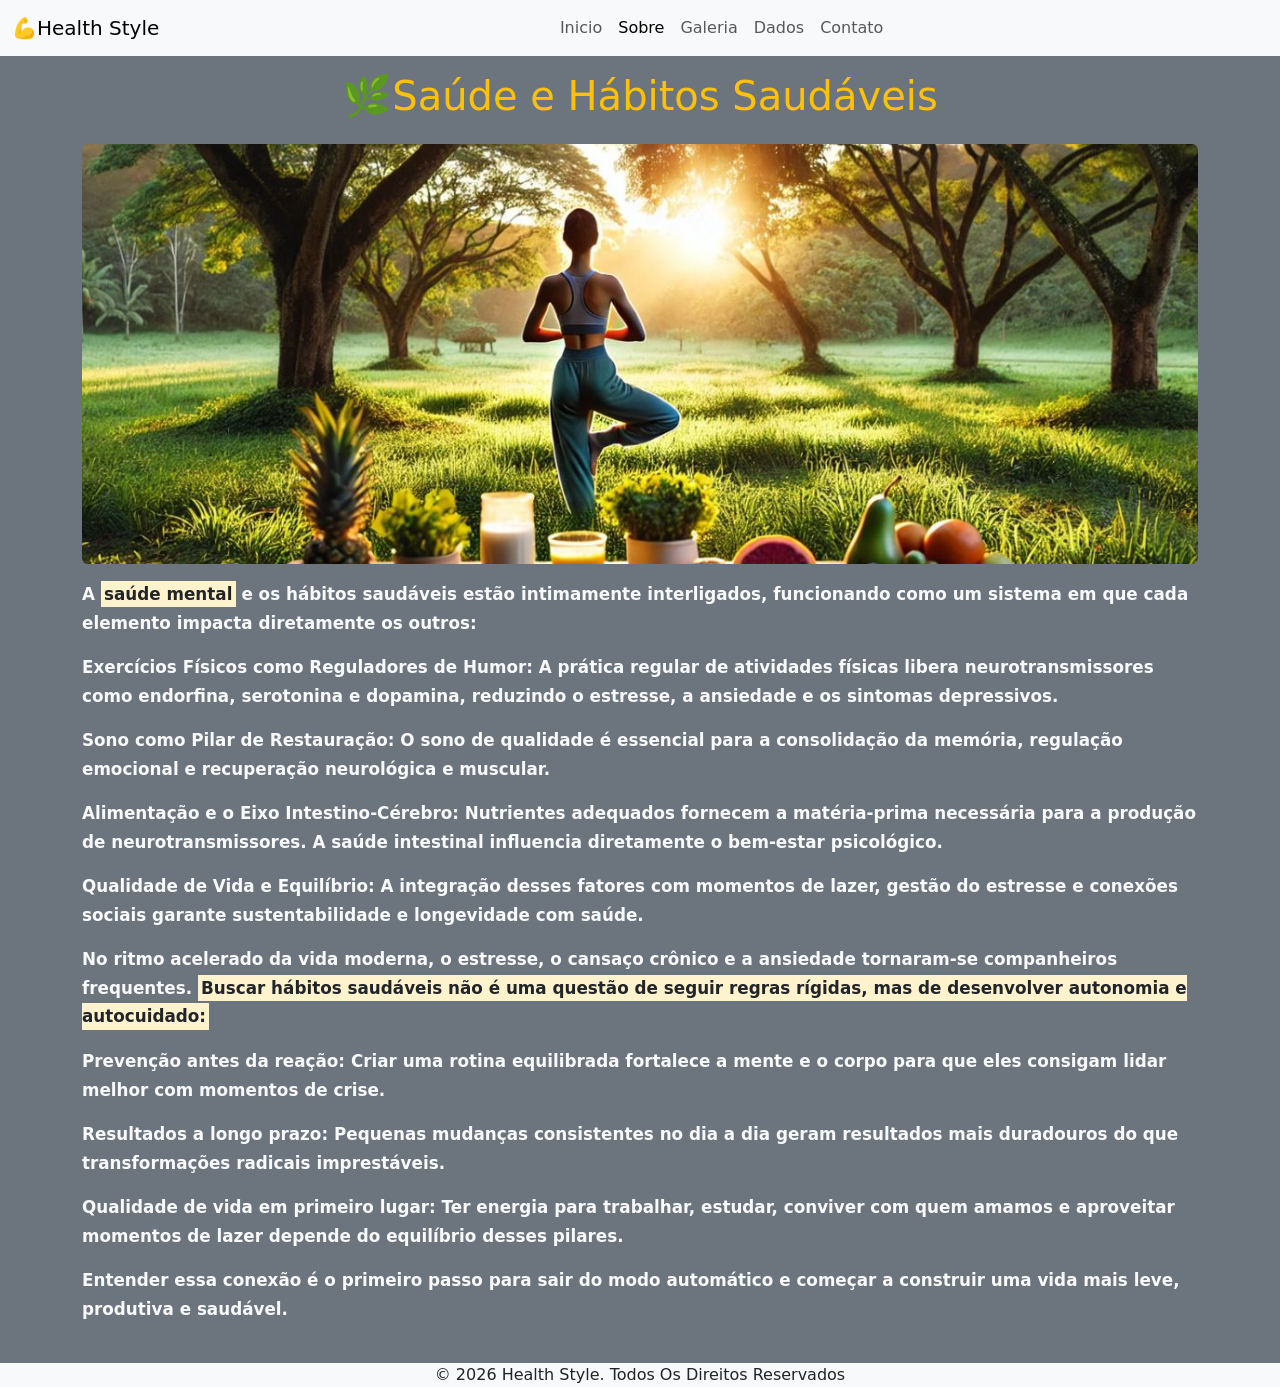
<file: AT4-Site-Multi-Paginas-Bootstrap/sobre.html>
<!DOCTYPE html>
<html lang="pt-BR">

<head>
  <meta charset="UTF-8">
  <meta name="viewport" content="width=device-width, initial-scale=1.0">
  <title>Health Style - Sobre</title>
  <link rel="shortcut icon" href="image/icon.jfif" type="image/x-icon">
  <link href="https://cdn.jsdelivr.net/npm/bootstrap@5.2.3/dist/css/bootstrap.min.css" rel="stylesheet"
    integrity="sha384-rbsA2VBKQhggwzxH7pPCaAqO46MgnOM80zW1RWuH61DGLwZJEdK2Kadq2F9CUG65" crossorigin="anonymous">
  <link rel="stylesheet" href="css/style.css">
</head>

<body class="bg-secondary d-flex flex-column min-vh-100">

  <nav class="navbar navbar-expand-lg bg-light">
    <div class="container-fluid">
      <a class="navbar-brand" href="index.html">💪Health Style</a>
      <button class="navbar-toggler" type="button" data-bs-toggle="collapse" data-bs-target="#navbarNavAltMarkup"
        aria-controls="navbarNavAltMarkup" aria-expanded="false" aria-label="Toggle navigation">
        <span class="navbar-toggler-icon"></span>
      </button>
      <div class="collapse navbar-collapse justify-content-center" id="navbarNavAltMarkup">
        <div class="navbar-nav">
          <a class="nav-link" href="index.html">Inicio</a>
          <a class="nav-link active" aria-current="page" href="sobre.html">Sobre</a>
          <a class="nav-link" href="galeria.html">Galeria</a>
          <a class="nav-link" href="dados.html">Dados</a>
          <a class="nav-link" href="contato.html">Contato</a>
        </div>
      </div>
    </div>
  </nav>

  <header class="text-center text-warning py-3 px-2">
    <h1>🌿Saúde e Hábitos Saudáveis</h1>
  </header>

  <main class="container flex-grow-1 pb-4">
    <div class="clearfix text-light texto-sobre">
      <img src="image/natural.jpg"
        class="img-fluid rounded w-100 col-md-6 float-md-end mb-3 ms-md-3 sobre-img"
        alt="Alimentos naturais e hábitos saudáveis">
      <strong>
        <p>
          A <mark>saúde mental</mark> e os hábitos saudáveis estão intimamente interligados, funcionando como um
          sistema em que cada elemento impacta diretamente os outros:
        </p>
        <p>Exercícios Físicos como Reguladores de Humor: A prática regular de atividades físicas libera
          neurotransmissores como endorfina, serotonina e dopamina, reduzindo o estresse, a ansiedade e os
          sintomas depressivos.</p>

        <p>Sono como Pilar de Restauração: O sono de qualidade é essencial para a consolidação da memória, regulação
          emocional e recuperação neurológica e muscular.</p>

        <p>Alimentação e o Eixo Intestino-Cérebro: Nutrientes adequados fornecem a matéria-prima necessária para a
          produção de neurotransmissores. A saúde intestinal influencia diretamente o bem-estar psicológico.</p>

        <p>Qualidade de Vida e Equilíbrio: A integração desses fatores com momentos de lazer, gestão do estresse e
          conexões sociais garante sustentabilidade e longevidade com saúde.</p>

        <p>No ritmo acelerado da vida moderna, o estresse, o cansaço crônico e a ansiedade tornaram-se companheiros
          frequentes. <mark>Buscar hábitos saudáveis não é uma questão de seguir regras rígidas, mas de
            desenvolver autonomia e autocuidado:</mark></p>

        <p>Prevenção antes da reação: Criar uma rotina equilibrada fortalece a mente e o corpo para que eles
          consigam lidar melhor com momentos de crise.</p>

        <p>Resultados a longo prazo: Pequenas mudanças consistentes no dia a dia geram resultados mais duradouros
          do que transformações radicais imprestáveis.</p>

        <p>Qualidade de vida em primeiro lugar: Ter energia para trabalhar, estudar, conviver com quem amamos e
          aproveitar momentos de lazer depende do equilíbrio desses pilares.</p>

        <p>Entender essa conexão é o primeiro passo para sair do modo automático e começar a construir uma vida mais
          leve, produtiva e saudável.</p>
      </strong>
    </div>
  </main>

  <footer class="card-body bg-light w-100">
    <p class="card-text text-center mb-0">&copy; 2026 Health Style. Todos Os Direitos Reservados</p>
  </footer>

  <script src="https://cdn.jsdelivr.net/npm/bootstrap@5.2.3/dist/js/bootstrap.bundle.min.js"
    integrity="sha384-kenU1KFdBIe4zVF0s0G1M5b4hcpxyD9F7jL+jjXkk+Q2h455rYXK/7HAuoJl+0I4"
    crossorigin="anonymous"></script>

</body>

</html>
</file>
<file: AT1-Paginas-HTML/css/style.css>
body{
    background-image: url(../image/fundo.jpg);
    background-repeat: repeat;
    color: #ffffff;
    font-family: Arial, sans-serif;
}
header{
    background-color: #2c394b;
    width: 1100px;
    height: 80px;
    margin: 0 auto;
    text-align: center;
}
nav{
    background-color: #162e41;
    margin: 0 auto;
    width: 1100px;
    height: 120px;
    display: flex;
    justify-content: center;
    align-items: center;
}
ul, li{
    list-style-type: none;
    float: left;
    padding: 20px;
}
a {
    color: aliceblue;
    text-decoration: none;
}
main{
    width: 1100px;
    height: 870px;
    margin: 0 auto;
    background-color: #2c3333;
    display: flex;
}
section{
    background-color: #2c3333;
    width: 590px;
    padding: 20px;
}
img{
    width: 550px;
}
#i1{
    height: 100px;
    width: 200px;
    margin: 0 auto;
    display: flex;
}
#i2{
    font-size: 15px;
    width: 1450px;
}
#i3{
    font-size: 12px;
    width: 1000px;
}
#i4{
    width: 180px;
    display: flex;
    margin: 0 auto;
    justify-content: center;
}
aside{
    background-color: #637c7c;
    height: 600px;
    width: 430px;
    margin-right: 0 auto;
    padding: 20px;
}
footer{
    width: 1100px;
    height: 70px;
    margin: 0 auto;
    background-color: rgb(51, 69, 151);
    text-align: center;
    line-height: 70px;
}
</file>
<file: AT3-Calculadora-IMC/css/style.css>
body {
    display: flex;
    justify-content: center;
    align-items: center;
    min-height: 100vh;
    margin: 0;
    font-family: sans-serif;
    background-color: salmon; 
}

.container {
    display: flex;
    flex-direction: column;
    align-items: center;
    gap: 10px;
    box-sizing: 10px;
    background-color: antiquewhite;
    padding: 90px;
}
</file>
<file: AT4-Site-Multi-Paginas-Bootstrap/css/style.css>
/* Ajustes pontuais — não altera a estrutura de grid do Bootstrap */

/* Carousel: imagens com altura controlada em qualquer tela */
.carousel-img {
  width: 100%;
  height: 45vh;
  max-height: 450px;
  object-fit: cover;
}

/* Galeria: imagens dos cards com altura padronizada */
.gallery-img {
  height: 220px;
  object-fit: cover;
}

/* Página Sobre: imagem com limite de altura */
.sobre-img {
  max-height: 420px;
  object-fit: cover;
}

.texto-sobre {
  font-size: 1.05rem;
  line-height: 1.7;
}

/* Tabela da página Dados */
#table th,
#table td {
  vertical-align: top;
}

#table p {
  margin-bottom: 0.4rem;
}

/* Rodapé */
footer {
  padding: 1rem 0;
}

/* Celulares */
@media (max-width: 576px) {
  .carousel-img {
    height: 30vh;
  }

  .gallery-img {
    height: 180px;
  }

  .texto-sobre {
    font-size: 0.95rem;
  }

  #table {
    font-size: 0.85rem;
  }

  h1 {
    font-size: 1.6rem;
  }
}
</file>
